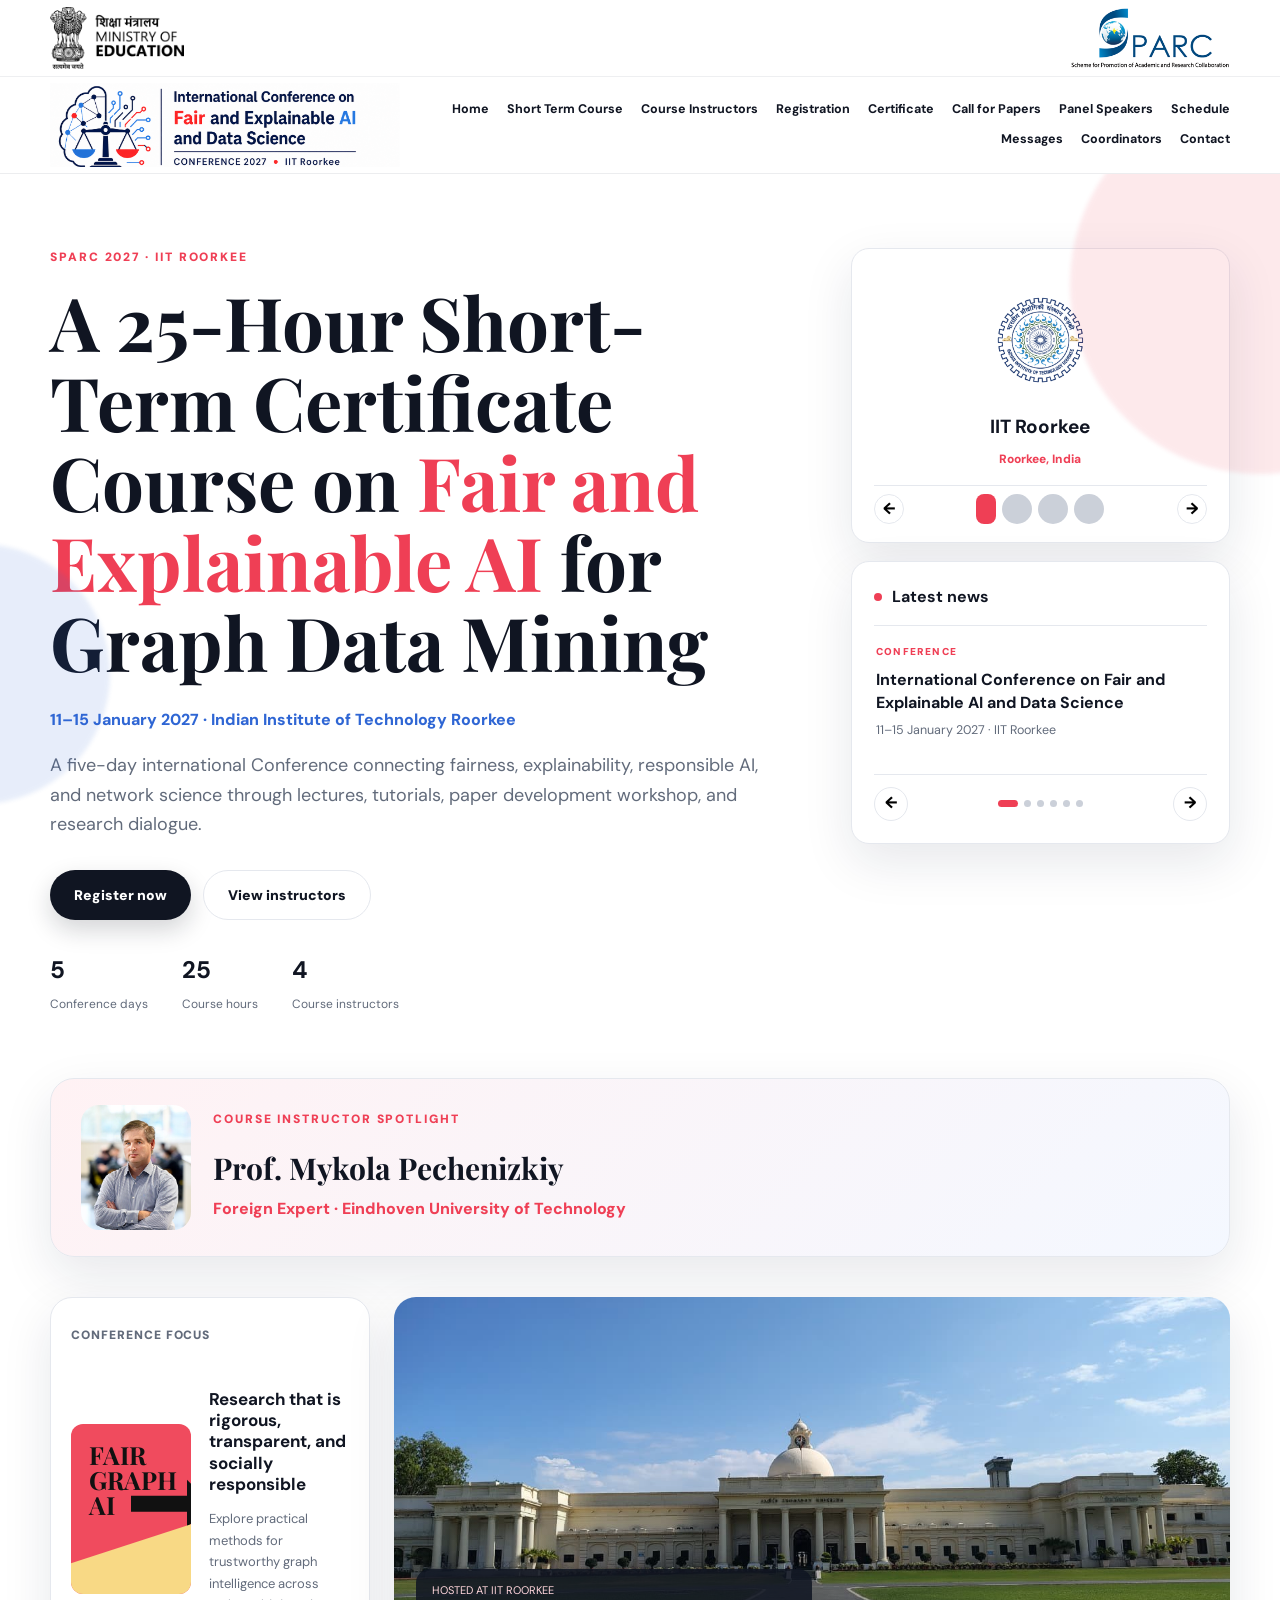
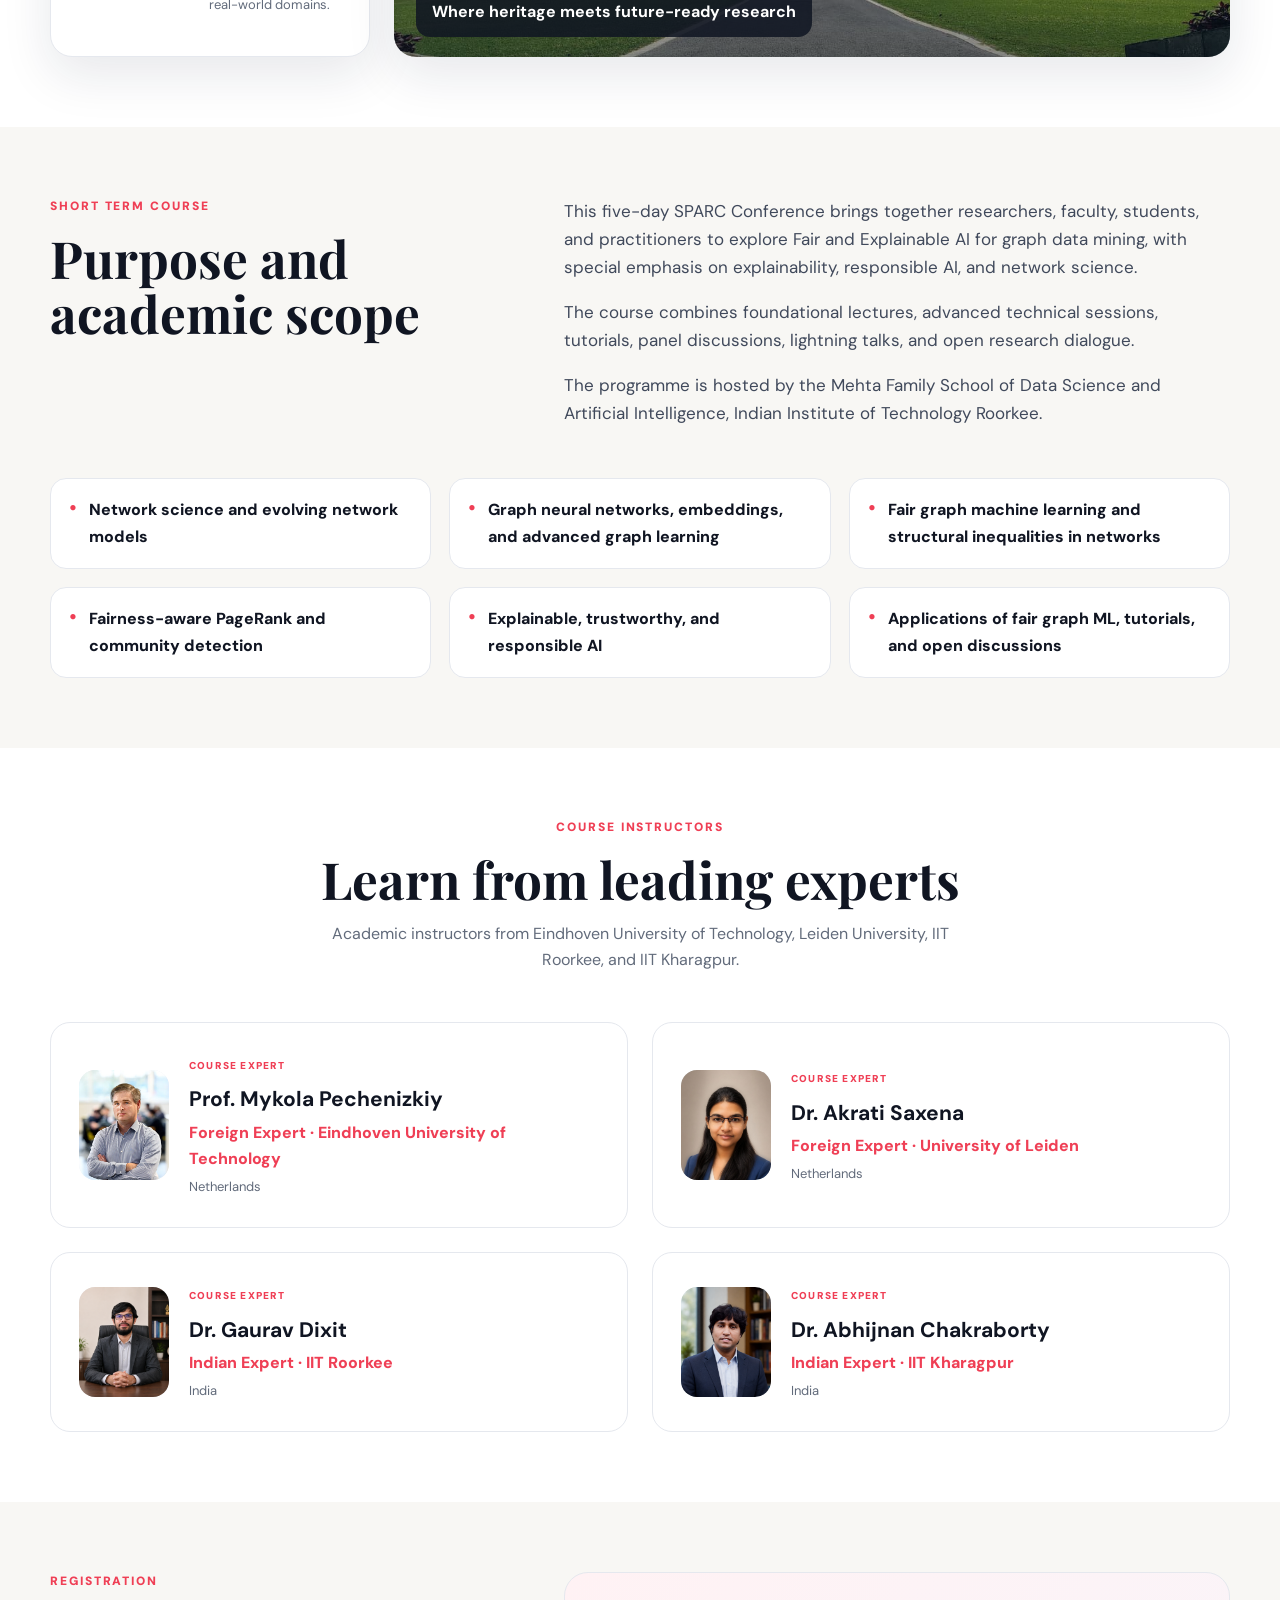
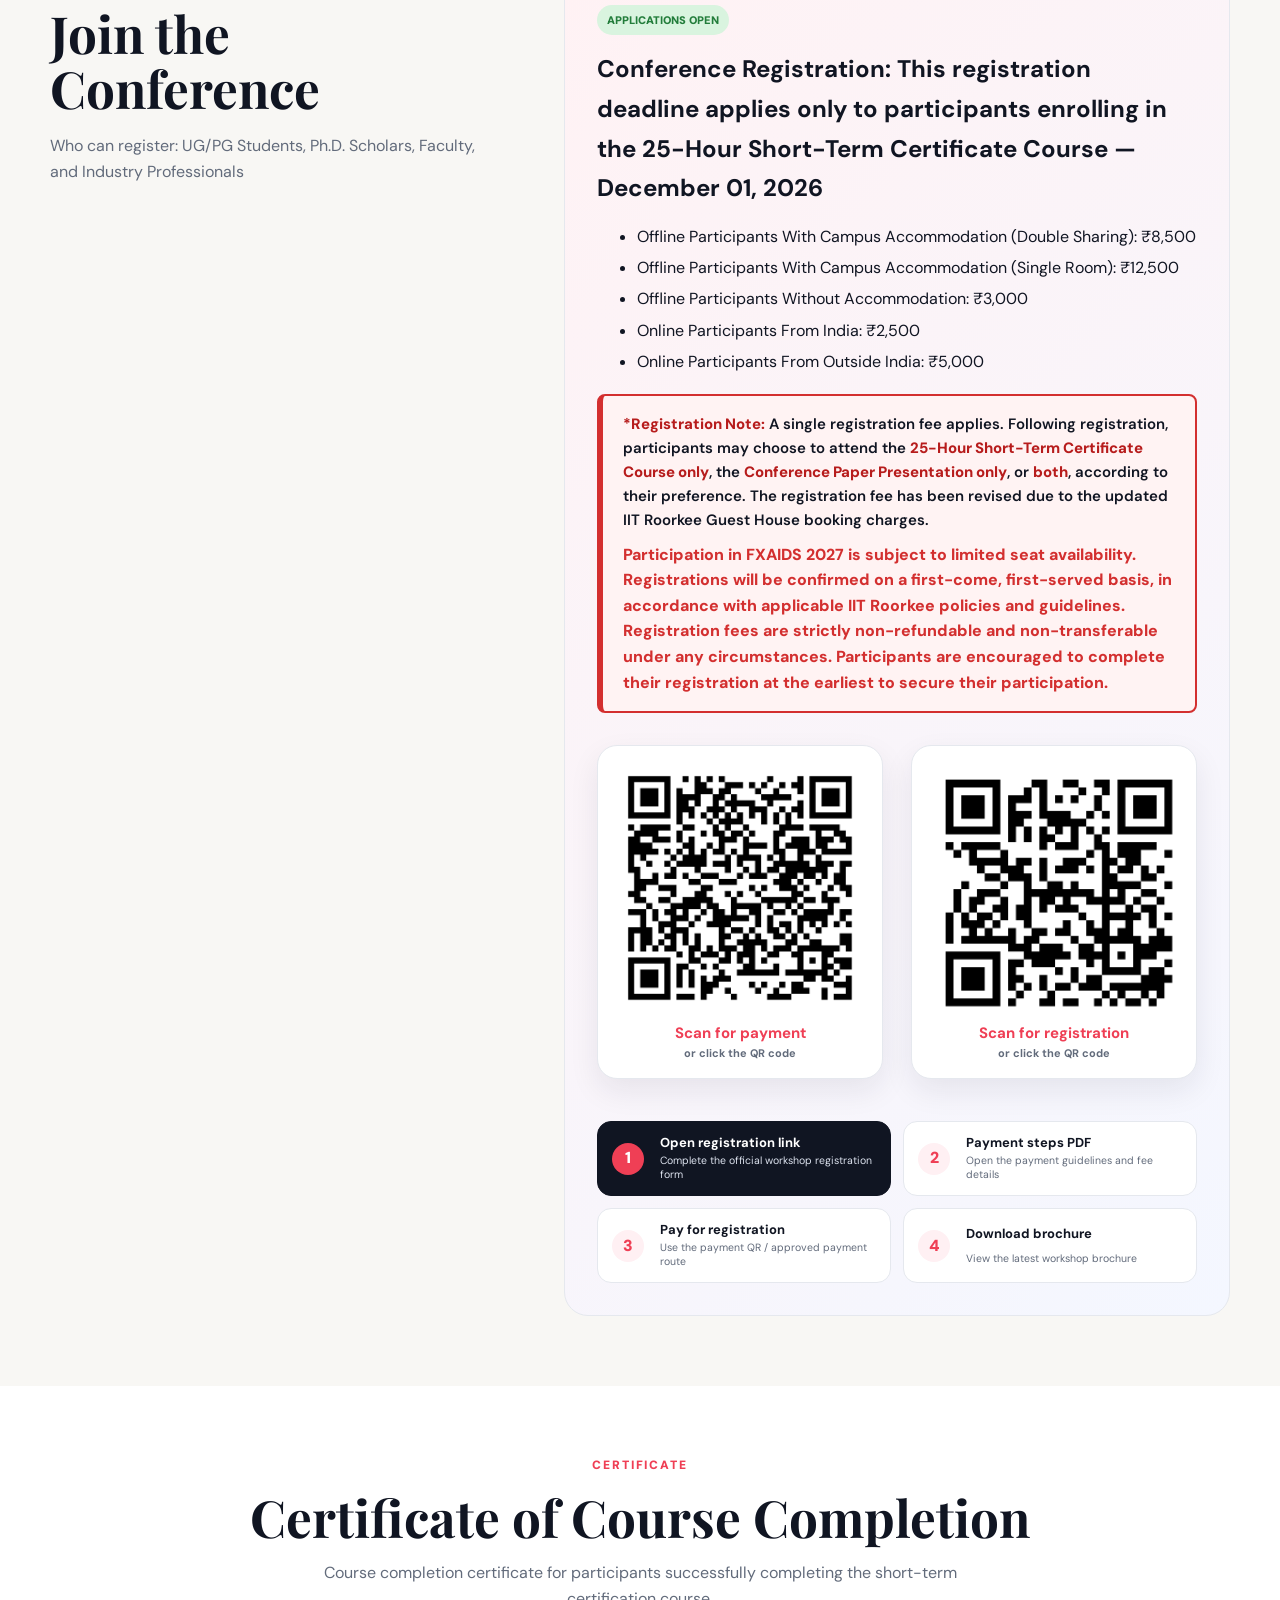
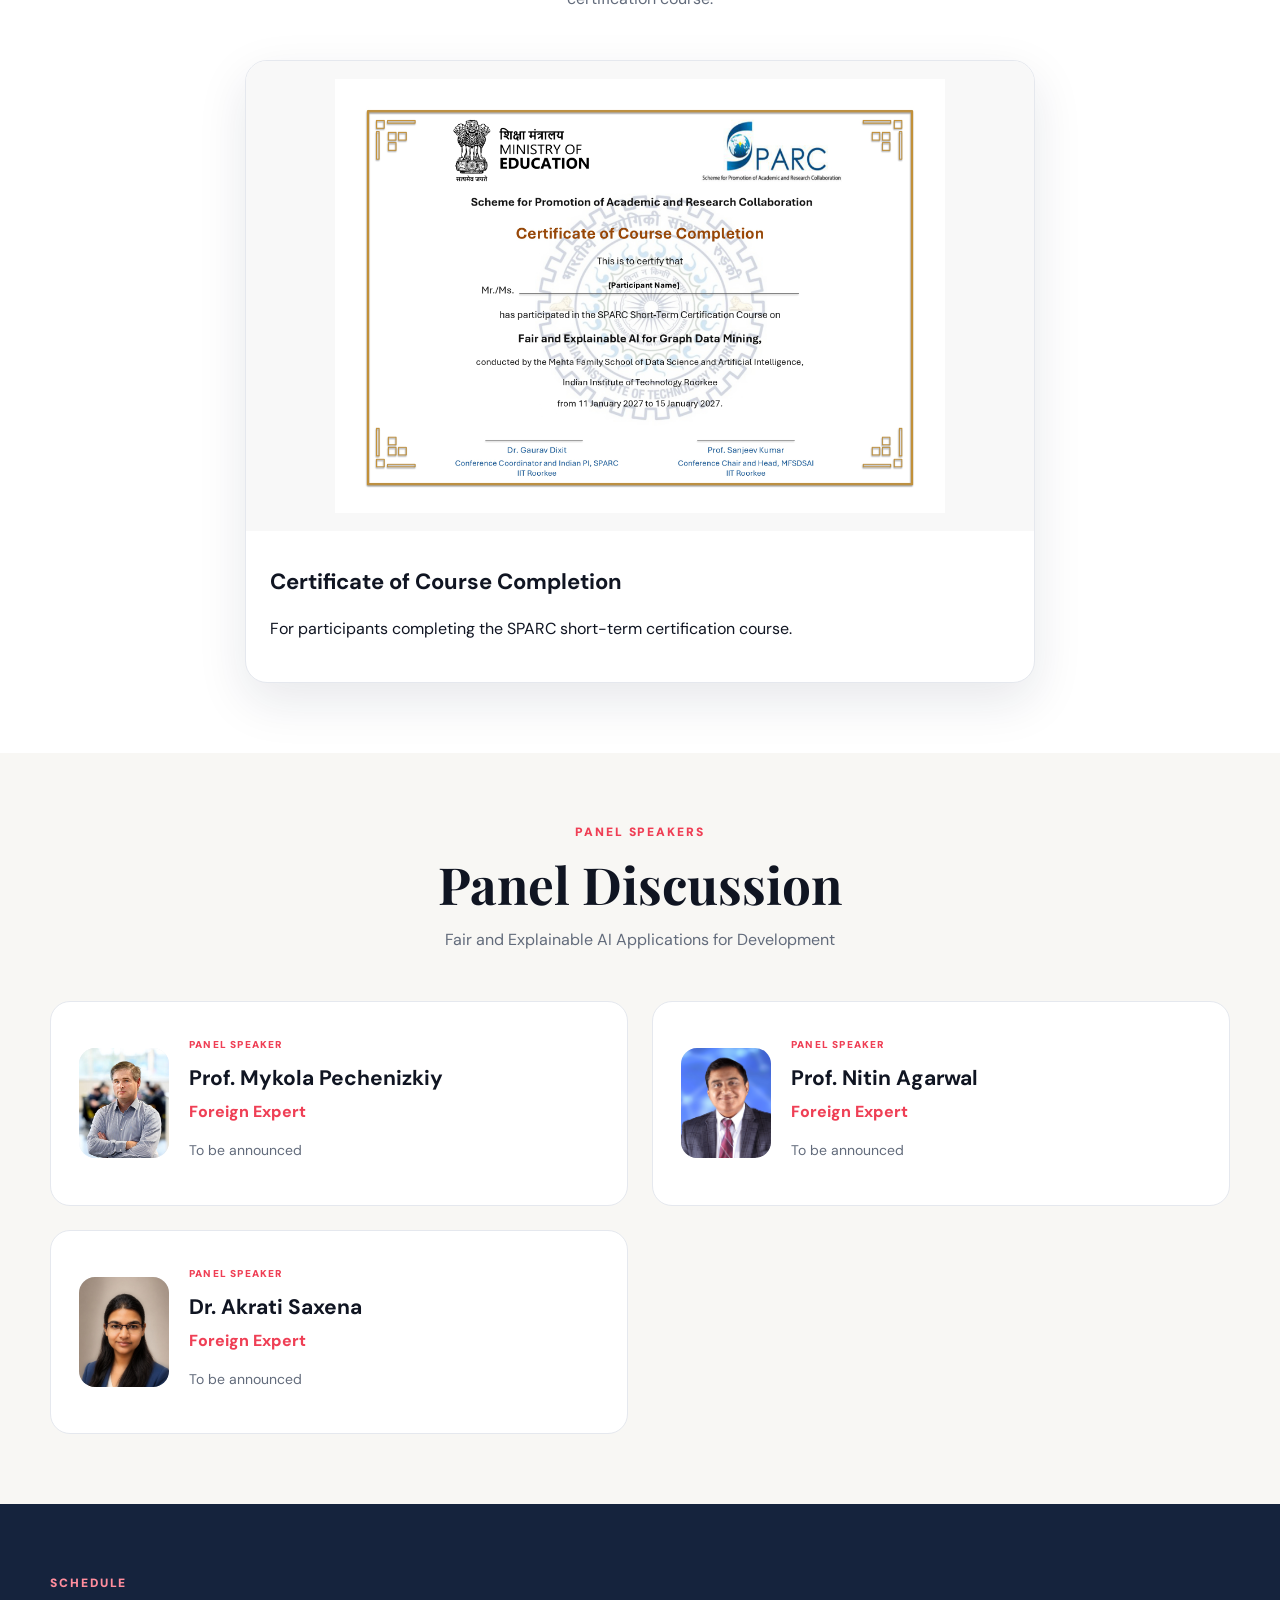
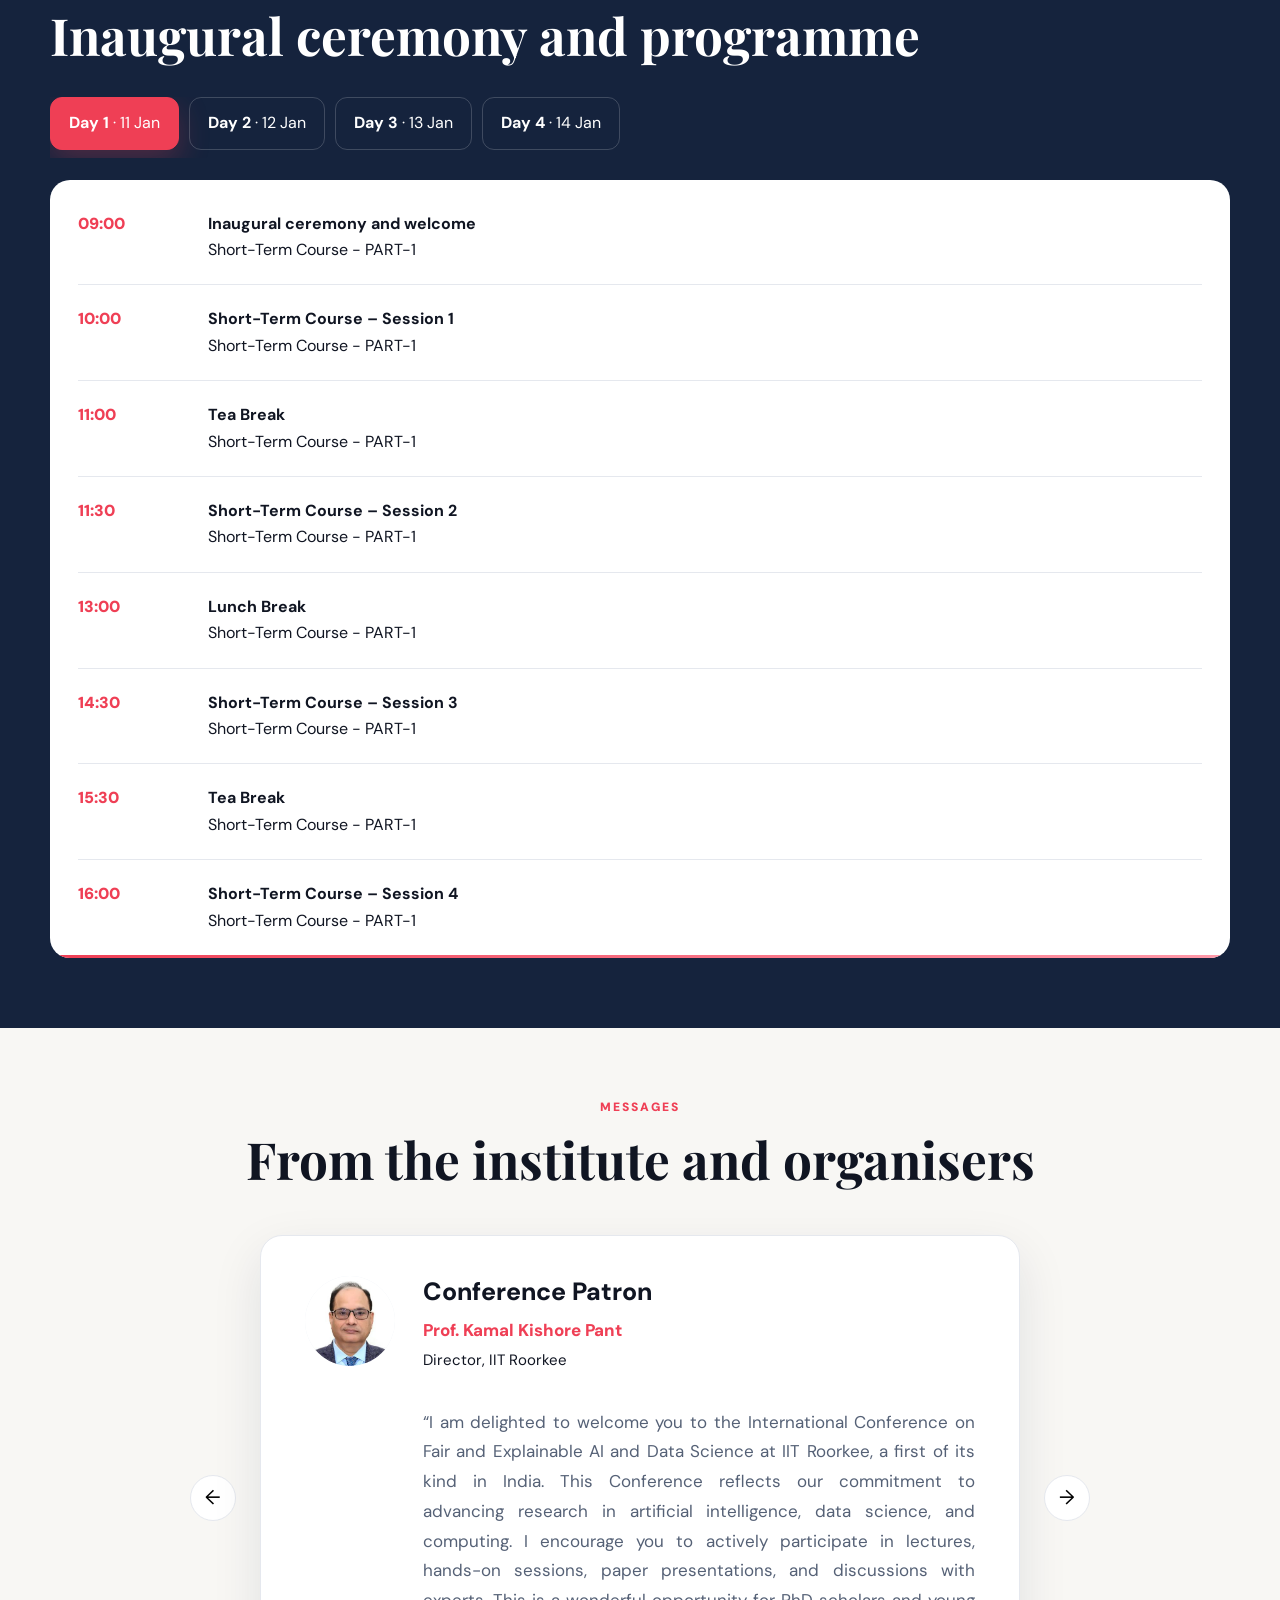
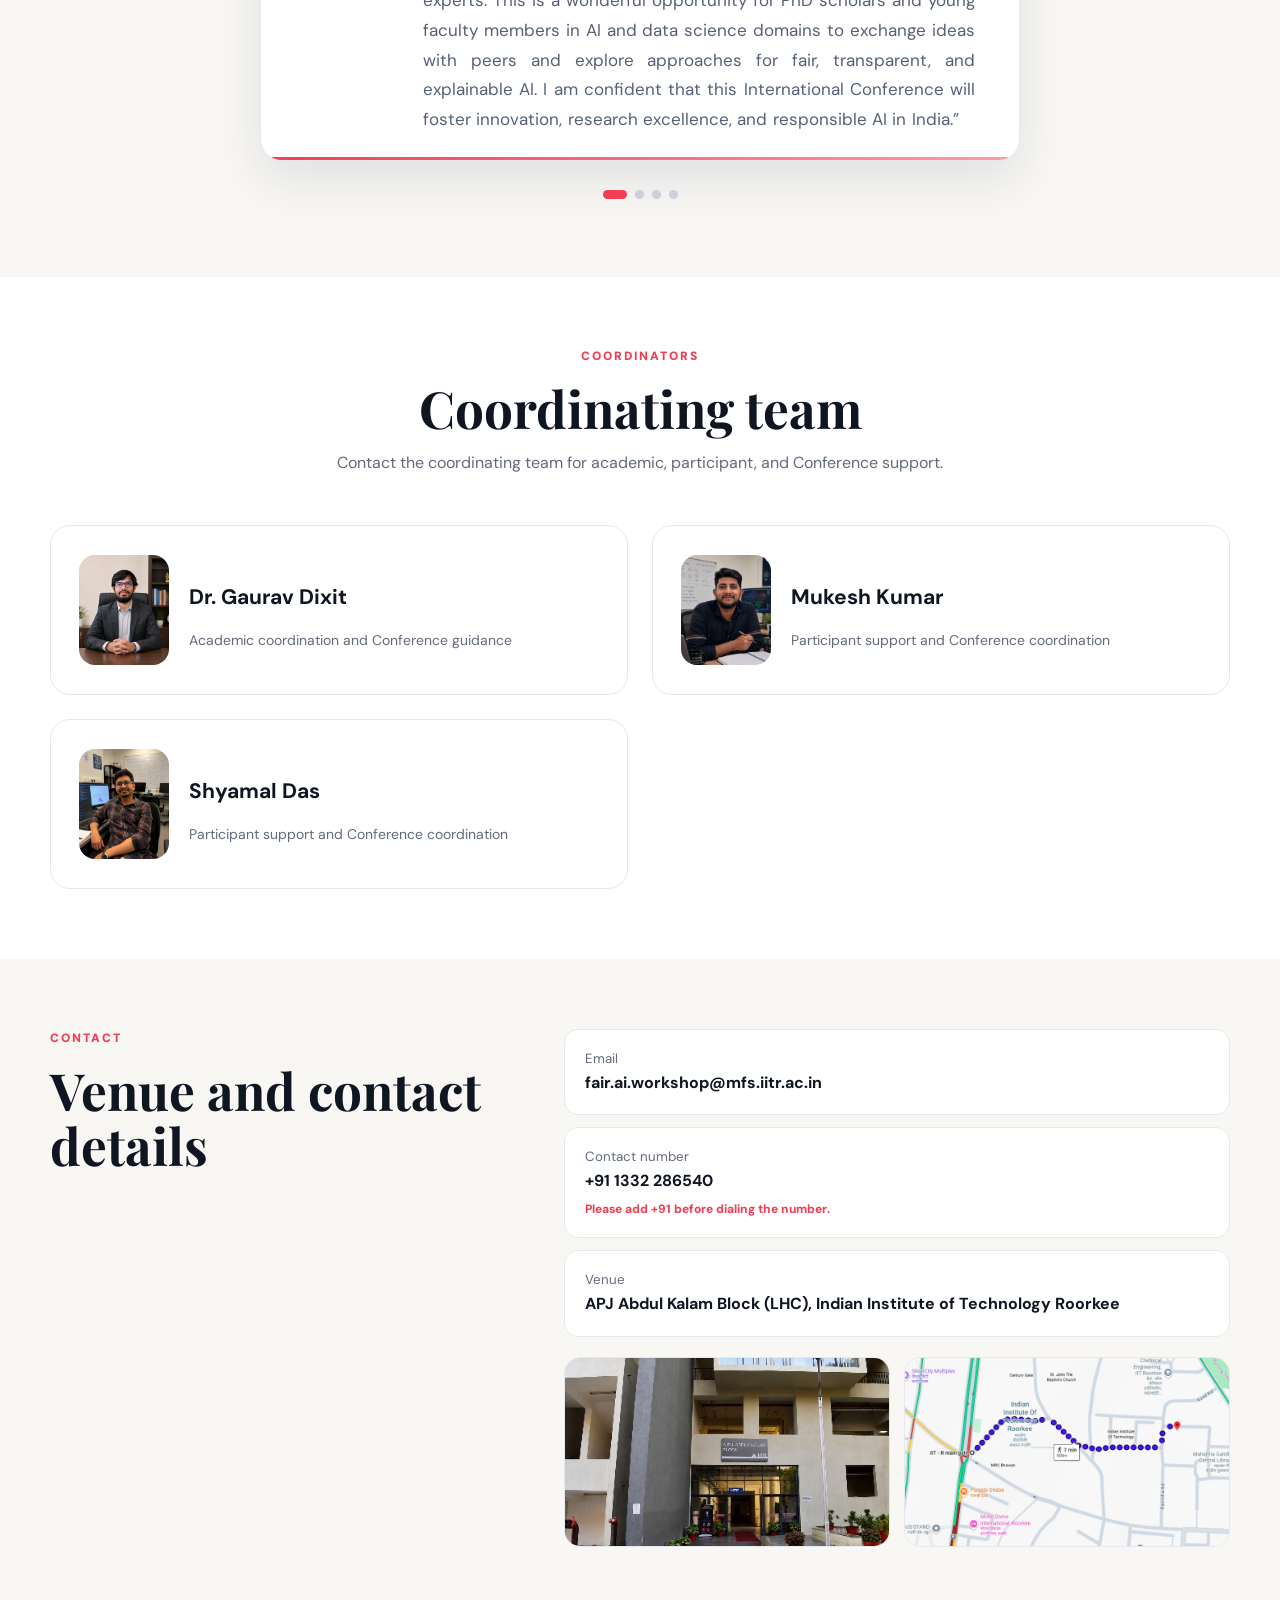
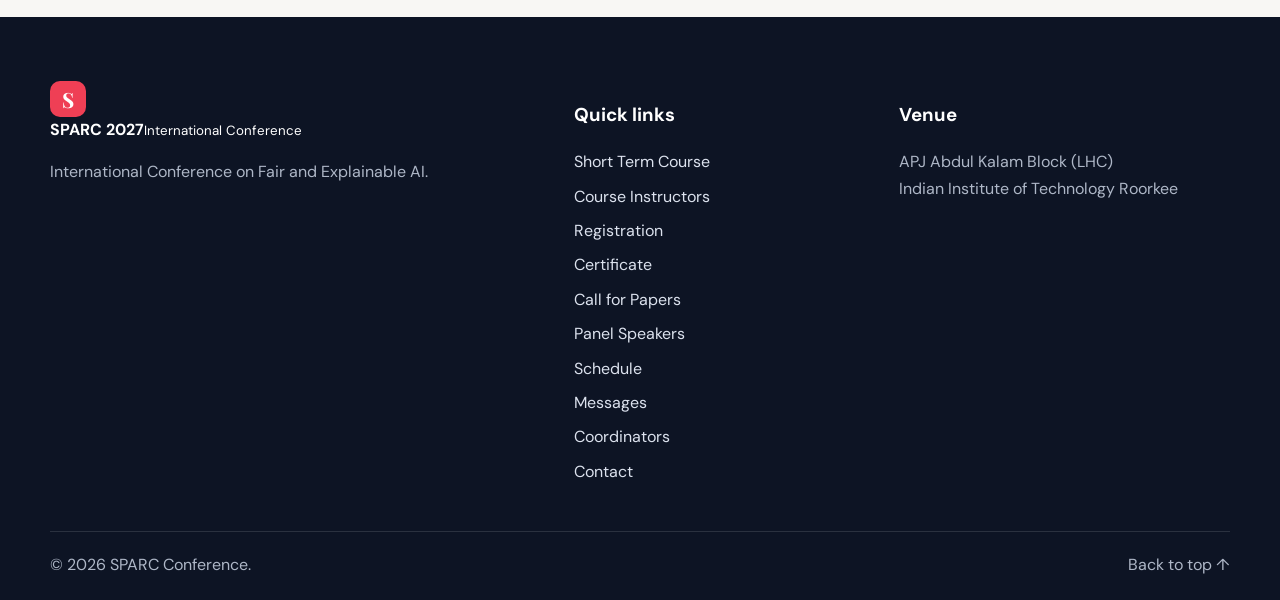
<file: index.html>
<!doctype html>
<html lang="en">
<head>
  <meta charset="utf-8" />
  <meta name="viewport" content="width=device-width, initial-scale=1" />
  <meta name="description" content="SPARC 2027 International Conference on Fair and Explainable AI at IIT Roorkee." />
  <title>International Conference on Fair and Explainable AI and Data Science</title>
  <link rel="icon" type="image/png" href="assets/logos/call-for-papers-title-logo-favicon.png" />
  <link rel="preconnect" href="https://fonts.googleapis.com">
  <link rel="preconnect" href="https://fonts.gstatic.com" crossorigin>
  <link rel="preconnect" href="https://fonts.googleapis.com">
  <link rel="preconnect" href="https://fonts.gstatic.com" crossorigin>
  <link href="https://fonts.googleapis.com/css2?family=DM+Sans:wght@400;500;600;700;800&family=Playfair+Display:wght@700&display=swap" rel="stylesheet">
  <link rel="stylesheet" href="styles.css" />
  <script defer src="content.js"></script>
  <script defer src="app.js"></script>
</head>
<body>
  <a class="skip-link" href="#main">Skip to content</a>
  <header class="site-header main-site-header" id="top">
    <div class="main-programme-strip" aria-label="Programme partners">
      <div class="container programme-strip-inner">
        <img class="programme-strip-logo moe-strip-logo" src="assets/ppt/ministry-education.png" alt="Ministry of Education, Government of India">
        <img class="programme-strip-logo sparc-strip-logo" src="assets/ppt/sparc-logo.png" alt="SPARC - Scheme for Promotion of Academic and Research Collaboration">
      </div>
    </div>
    <div class="container nav-wrap main-nav-row">
      <a class="brand image-brand conference-brand" href="#home" aria-label="Conference home">
        <span class="conference-logo-crop"><img src="assets/logos/call-for-papers-title-logo.png" alt="International Conference on Fair and Explainable AI and Data Science" class="conference-title-logo"></span>
      </a>
      <button class="nav-toggle" aria-expanded="false" aria-controls="main-nav" aria-label="Open navigation">☰</button>
      <nav id="main-nav" class="main-nav" aria-label="Primary navigation"></nav>
    </div>
  </header>

  <main id="main">
    <section class="hero section" id="home">
      <div class="hero-shape hero-shape-a"></div><div class="hero-shape hero-shape-b"></div>
      <div class="container hero-grid">
        <div class="hero-copy reveal">
          <p class="eyebrow">SPARC 2027 · IIT Roorkee</p>
          <h1>A 25-Hour Short-Term Certificate Course on <span>Fair and Explainable AI</span> for Graph Data Mining</h1>
          <p class="hero-date">11–15 January 2027 · Indian Institute of Technology Roorkee</p>
          <p class="lead">A five-day international Conference connecting fairness, explainability, responsible AI, and network science through lectures, tutorials, paper development workshop, and research dialogue.</p>
          <div class="hero-actions">
            <a class="btn btn-primary" data-link="register" href="#registration">Register now</a>
            <a class="btn btn-secondary" href="#course-instructors">View instructors</a>
          </div>
          <div class="quick-stats" id="quick-stats"></div>
        </div>
        <div class="hero-sidebar">
          <aside class="logo-flash-card institution-logo-card reveal" aria-label="Collaborating institution logos">
            <div id="logo-flash-institutions" class="logo-flash institution-only-flash"></div>
          </aside>
          <aside class="latest-news-card reveal" aria-labelledby="latest-news-heading">
            <div class="card-heading"><span class="dot"></span><h2 id="latest-news-heading">Latest news</h2></div>
            <div id="latest-news-flash" class="latest-news-flash"></div>
          </aside>
        </div>
      </div>
      <div class="container instructor-strip reveal" id="instructor-flash"></div>
      <div class="container feature-strip reveal">
        <div class="publication-card">
          <p class="mini-label">Conference focus</p>
          <div class="cover-art" aria-hidden="true"><b>FAIR<br>GRAPH<br>AI</b><span></span></div>
          <div>
            <h3>Research that is rigorous, transparent, and socially responsible</h3>
            <p>Explore practical methods for trustworthy graph intelligence across real-world domains.</p>
          </div>
        </div>
        <div class="campus-visual campus-photo-visual">
          <img class="campus-photo" src="assets/campus/iitrmain.jpeg" alt="IIT Roorkee main building">
          <div class="visual-caption"><span>Hosted at IIT Roorkee</span><b>Where heritage meets future-ready research</b></div>
        </div>
      </div>
    </section>

    <section class="section section-soft" id="short-term-course">
      <div class="container two-col">
        <div class="section-heading reveal"><p class="eyebrow">Short Term Course</p><h2>Purpose and academic scope</h2></div>
        <div class="prose reveal" id="course-copy"></div>
      </div>
      <div class="container exposure-grid reveal" id="exposure-grid"></div>
    </section>

    <section class="section" id="course-instructors">
      <div class="container">
        <div class="section-heading centered reveal"><p class="eyebrow">Course instructors</p><h2>Learn from leading experts</h2><p>Academic instructors from Eindhoven University of Technology, Leiden University, IIT Roorkee, and IIT Kharagpur.</p></div>
        <div class="speaker-grid" id="instructor-grid"></div>
      </div>
    </section>

    <section class="section section-soft" id="registration">
      <div class="container registration-grid">
        <div class="section-heading reveal"><p class="eyebrow">Registration</p><h2>Join the Conference</h2><p id="registration-summary"></p></div>
        <div class="register-card reveal" id="registration-card"></div>
      </div>
    </section>

    <section class="section" id="certificate">
      <div class="container">
        <div class="section-heading centered reveal"><p class="eyebrow">Certificate</p><h2>Certificate of Course Completion</h2><p>Course completion certificate for participants successfully completing the short-term certification course.</p></div>
        <div class="certificate-grid" id="certificate-grid"></div>
      </div>
    </section>


    <section class="section section-soft" id="panel-speakers">
      <div class="container">
        <div class="section-heading centered reveal"><p class="eyebrow">Panel Speakers</p><h2 id="panel-title"></h2><p id="panel-subtitle"></p></div>
        <div class="speaker-grid" id="panel-grid"></div>
      </div>
    </section>

    <section class="section section-dark" id="schedule">
      <div class="container">
        <div class="section-heading reveal"><p class="eyebrow">Schedule</p><h2>Inaugural ceremony and programme</h2></div>
        <div class="schedule-tabs" id="schedule-tabs" role="tablist" aria-label="Conference days"></div>
        <div id="schedule-panel" class="schedule-panel reveal"></div>
      </div>
    </section>

    <section class="section section-soft" id="messages">
      <div class="container">
        <div class="section-heading centered reveal"><p class="eyebrow">Messages</p><h2>From the institute and organisers</h2></div>
        <div class="message-carousel reveal">
          <button class="icon-btn" id="message-prev" aria-label="Previous message">←</button>
          <article class="message-card" id="message-card"></article>
          <button class="icon-btn" id="message-next" aria-label="Next message">→</button>
        </div>
        <div class="carousel-dots" id="message-dots" aria-label="Message navigation"></div>
      </div>
    </section>

    <section class="section" id="coordinators">
      <div class="container">
        <div class="section-heading centered reveal"><p class="eyebrow">Coordinators</p><h2>Coordinating team</h2><p>Contact the coordinating team for academic, participant, and Conference support.</p></div>
        <div class="speaker-grid committee-grid" id="coordinator-grid"></div>
      </div>
    </section>

    <section class="section section-soft" id="contact">
      <div class="container contact-grid">
        <div class="section-heading reveal"><p class="eyebrow">Contact</p><h2>Venue and contact details</h2></div>
        <div class="contact-block reveal" id="contact-block"></div>
      </div>
    </section>
  </main>

  <footer class="site-footer">
    <div class="container footer-grid">
      <div><a class="brand footer-brand" href="#home"><span class="brand-mark">S</span><span><b>SPARC 2027</b><small>International Conference</small></span></a><p>International Conference on Fair and Explainable AI.</p></div>
      <div><h3>Quick links</h3><div id="footer-links" class="footer-links"></div></div>
      <div><h3>Venue</h3><p>APJ Abdul Kalam Block (LHC)<br>Indian Institute of Technology Roorkee</p></div>
    </div>
    <div class="container footer-bottom"><span>© <span id="year"></span> SPARC Conference.</span><a href="#top">Back to top ↑</a></div>
  </footer>
</body>
</html>
</file>
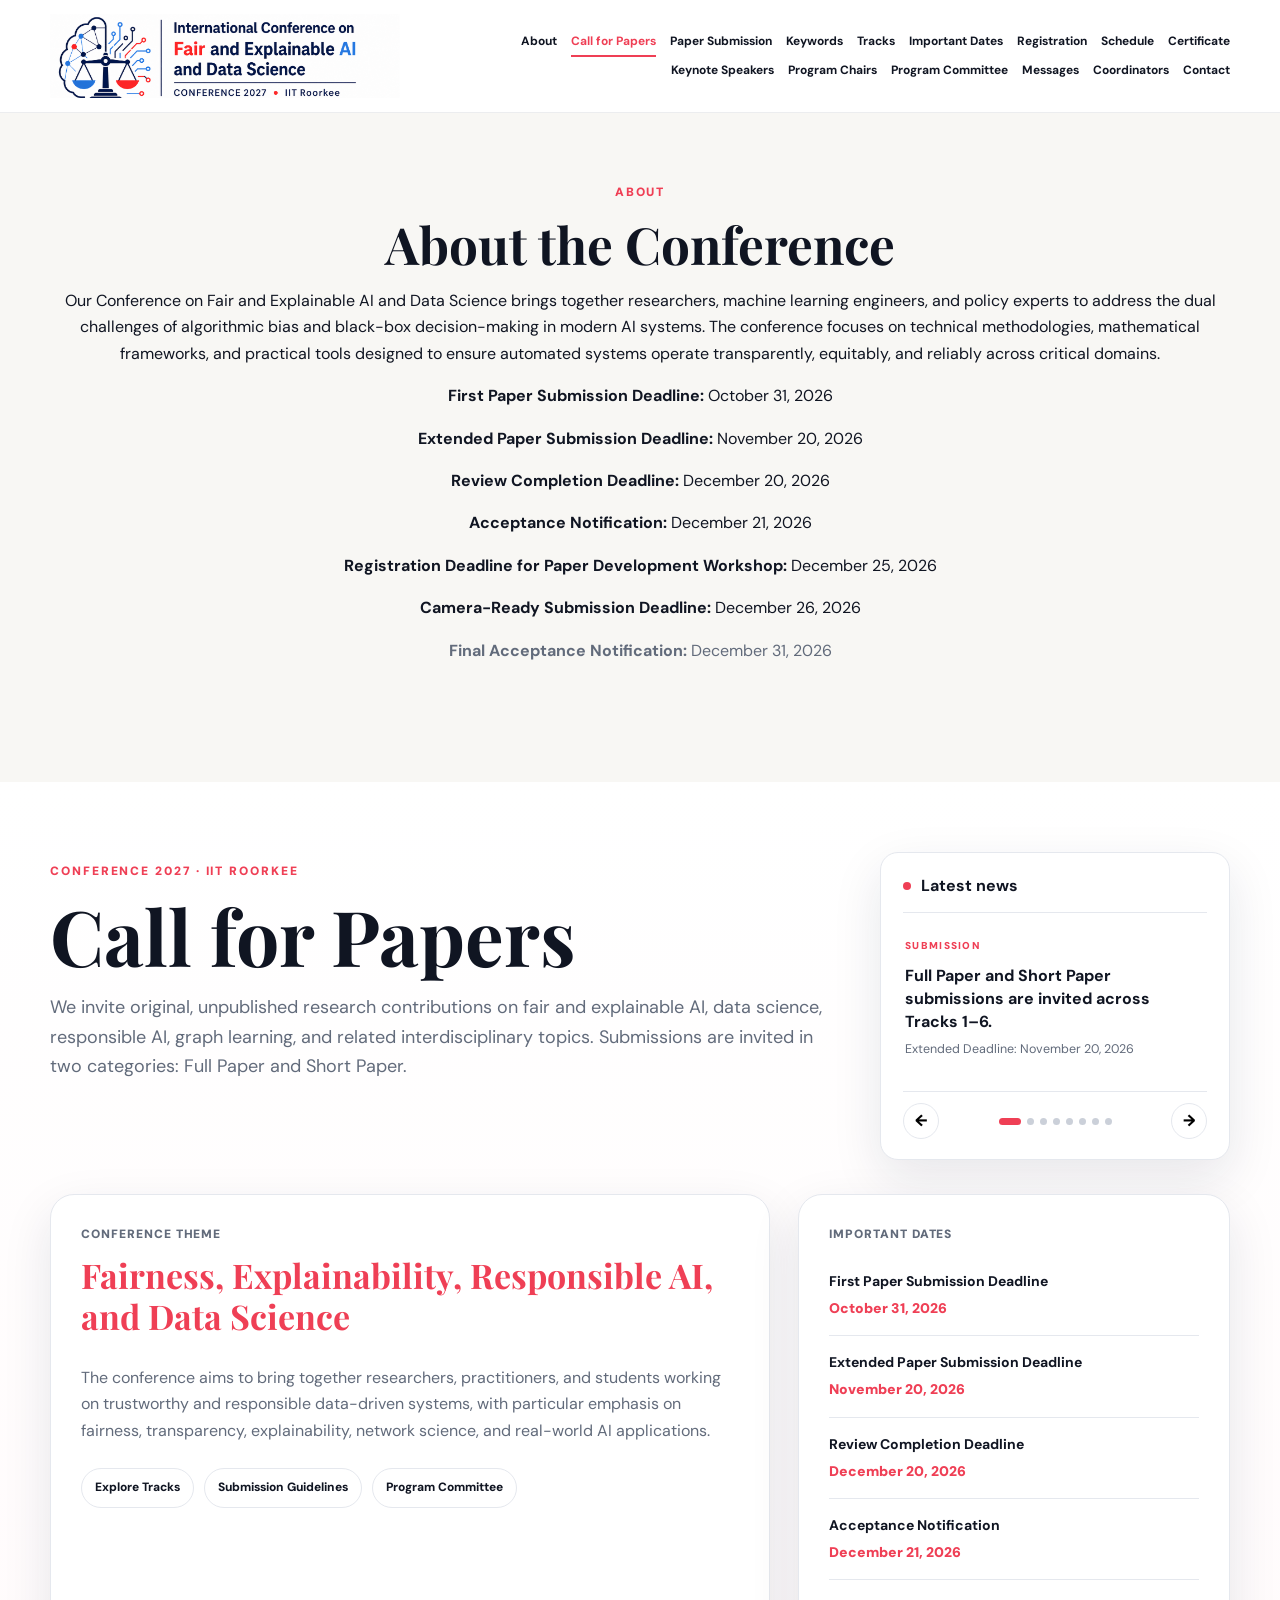
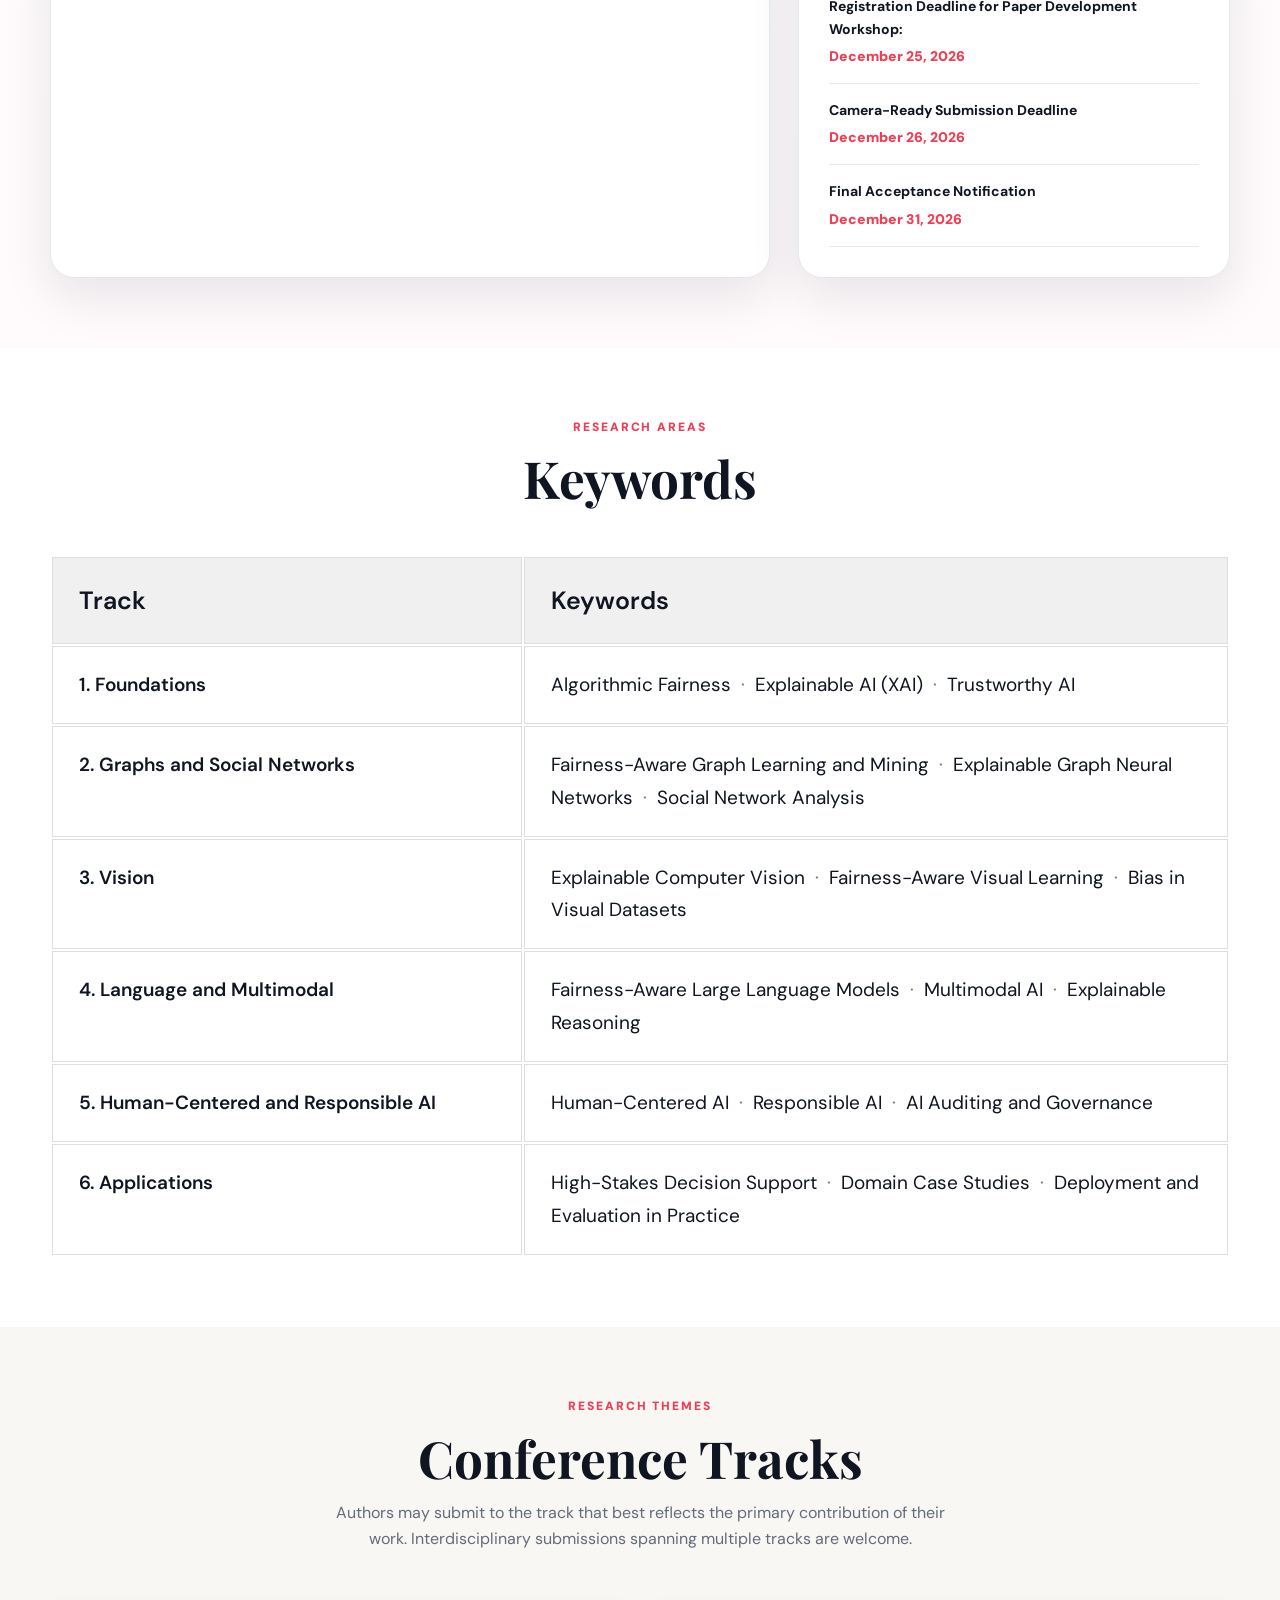
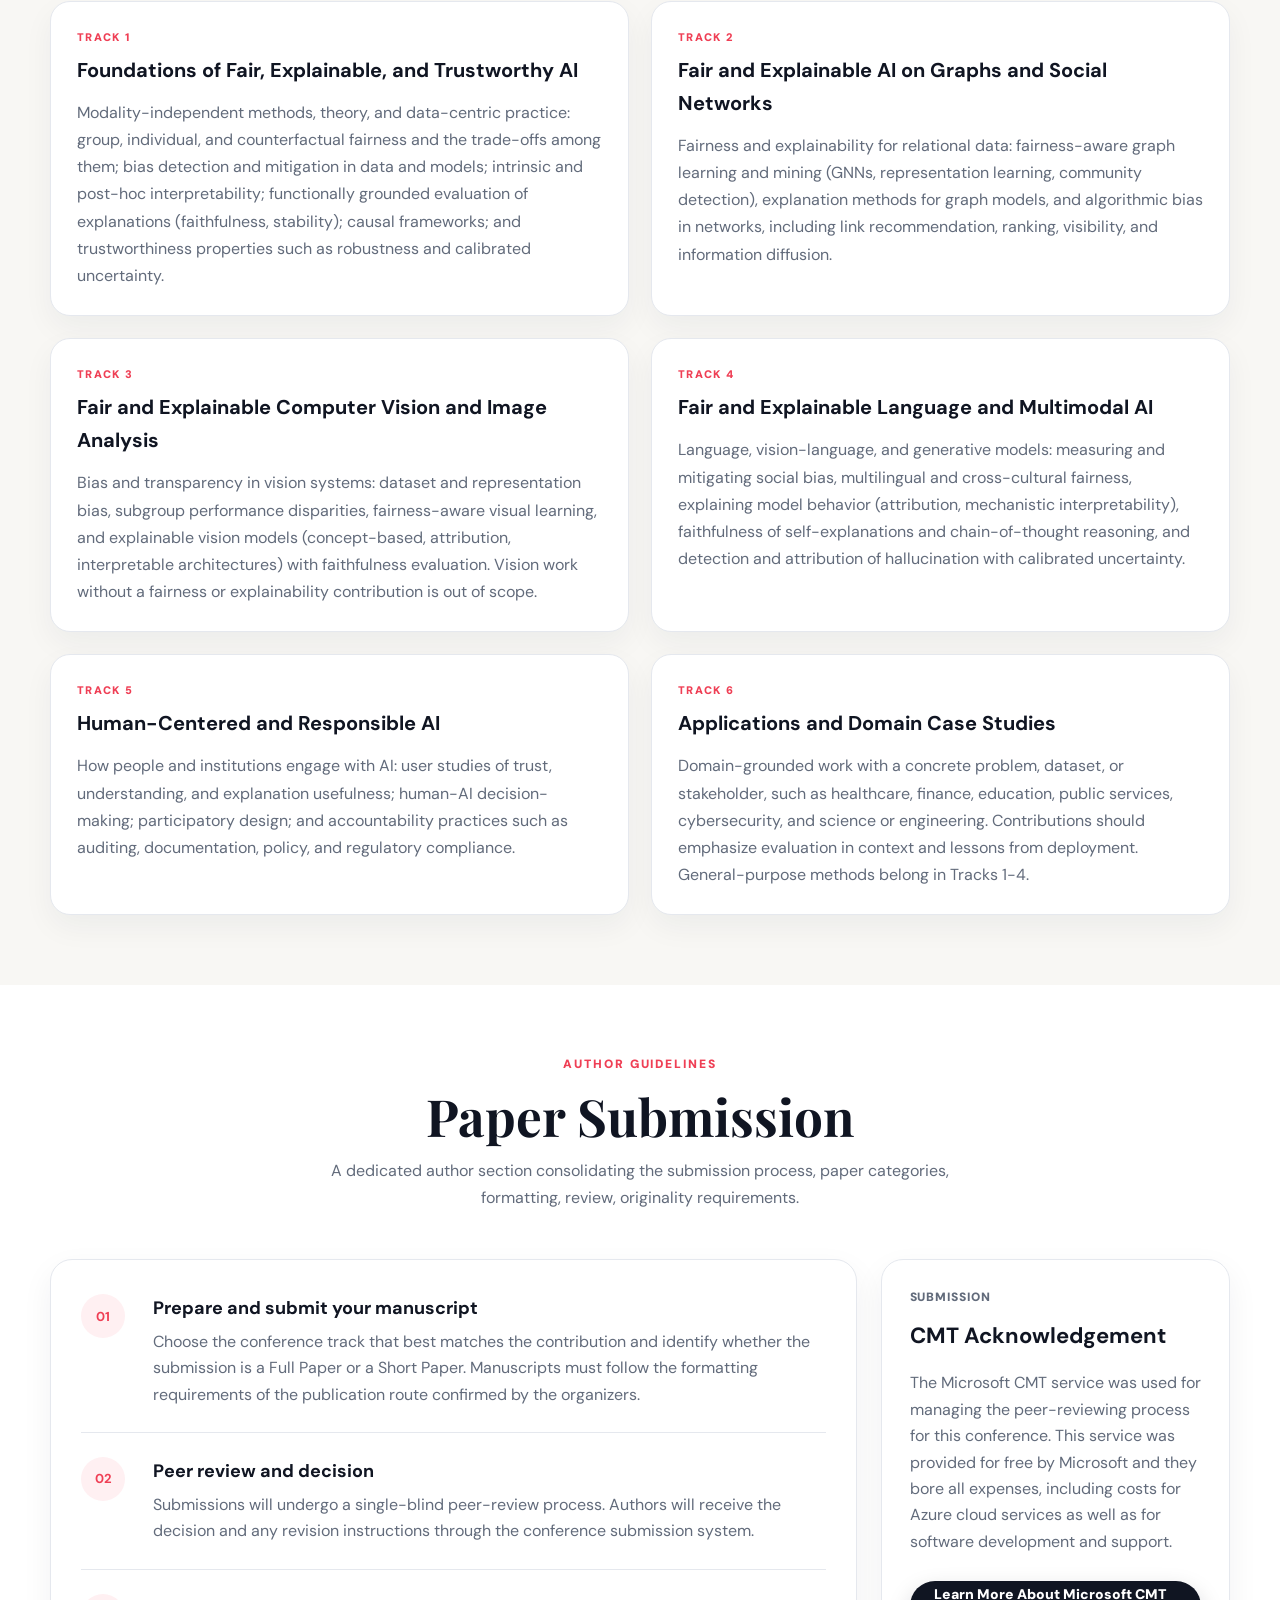
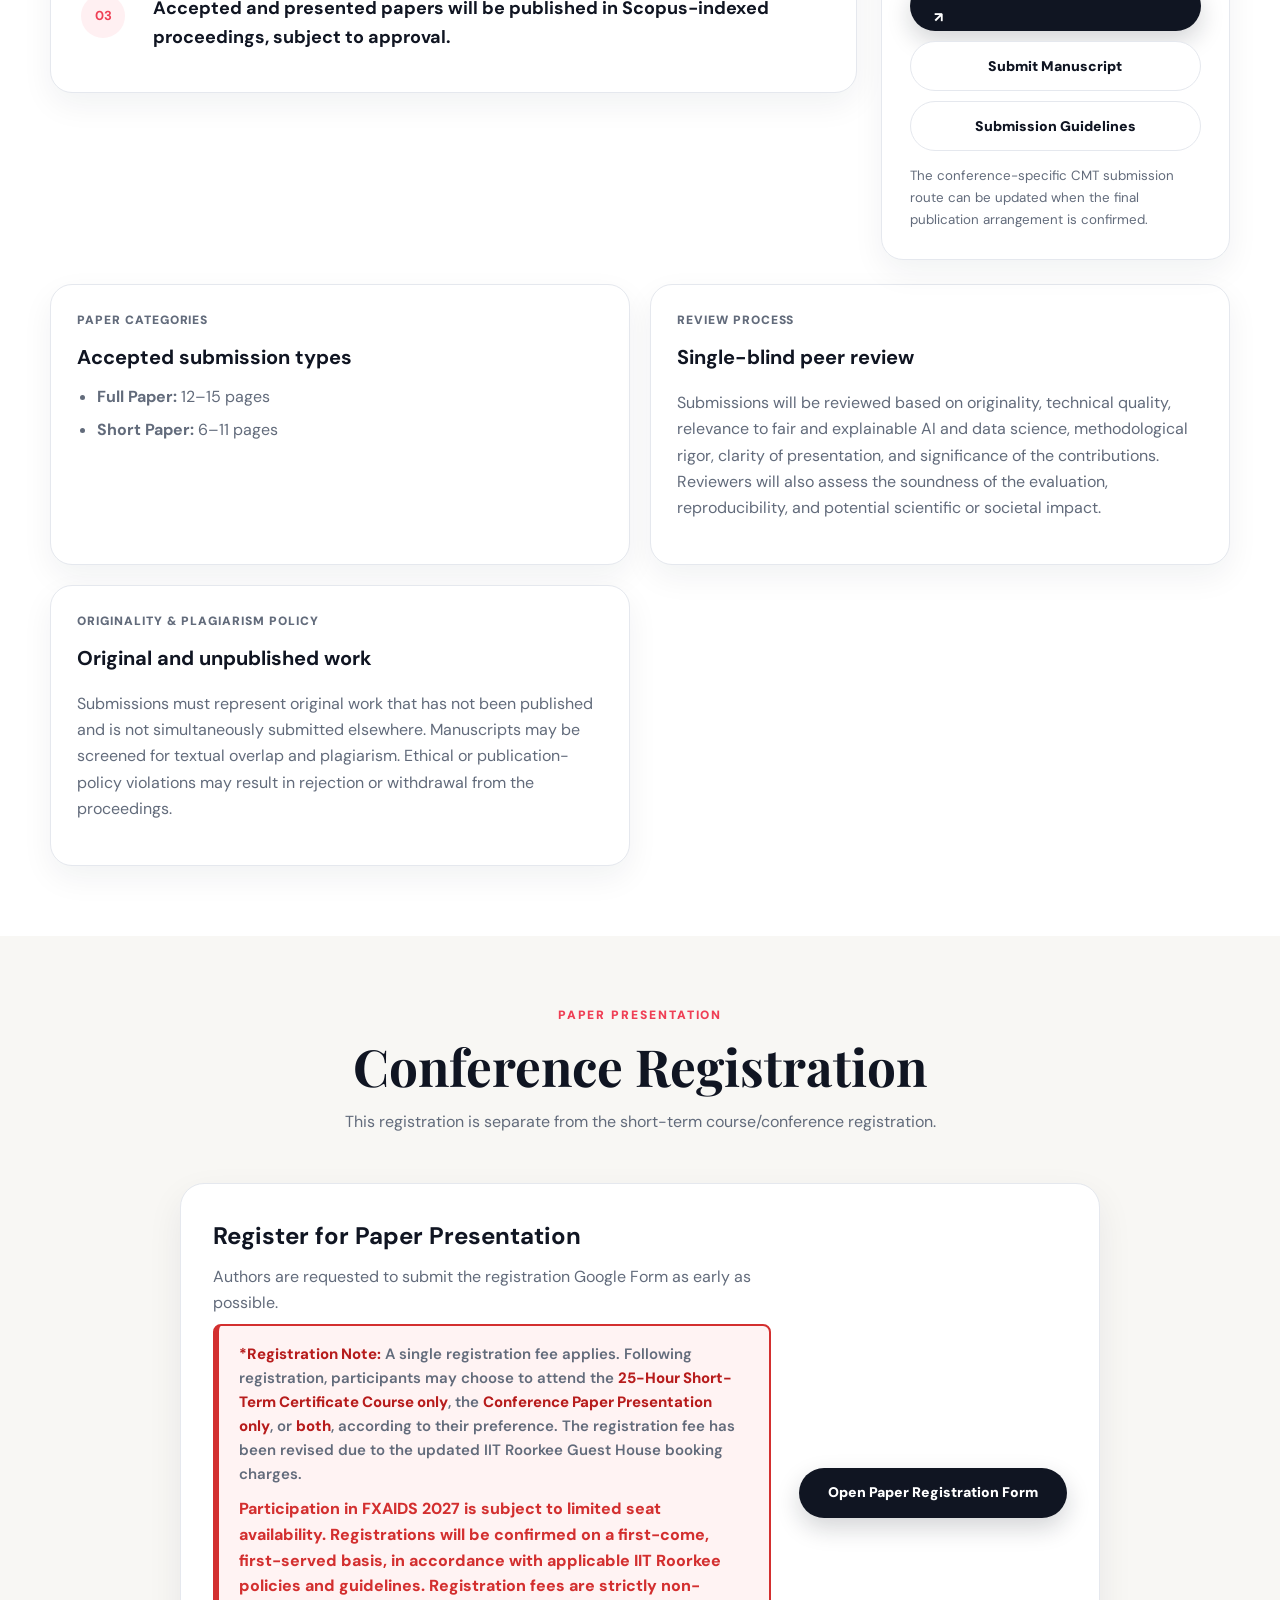
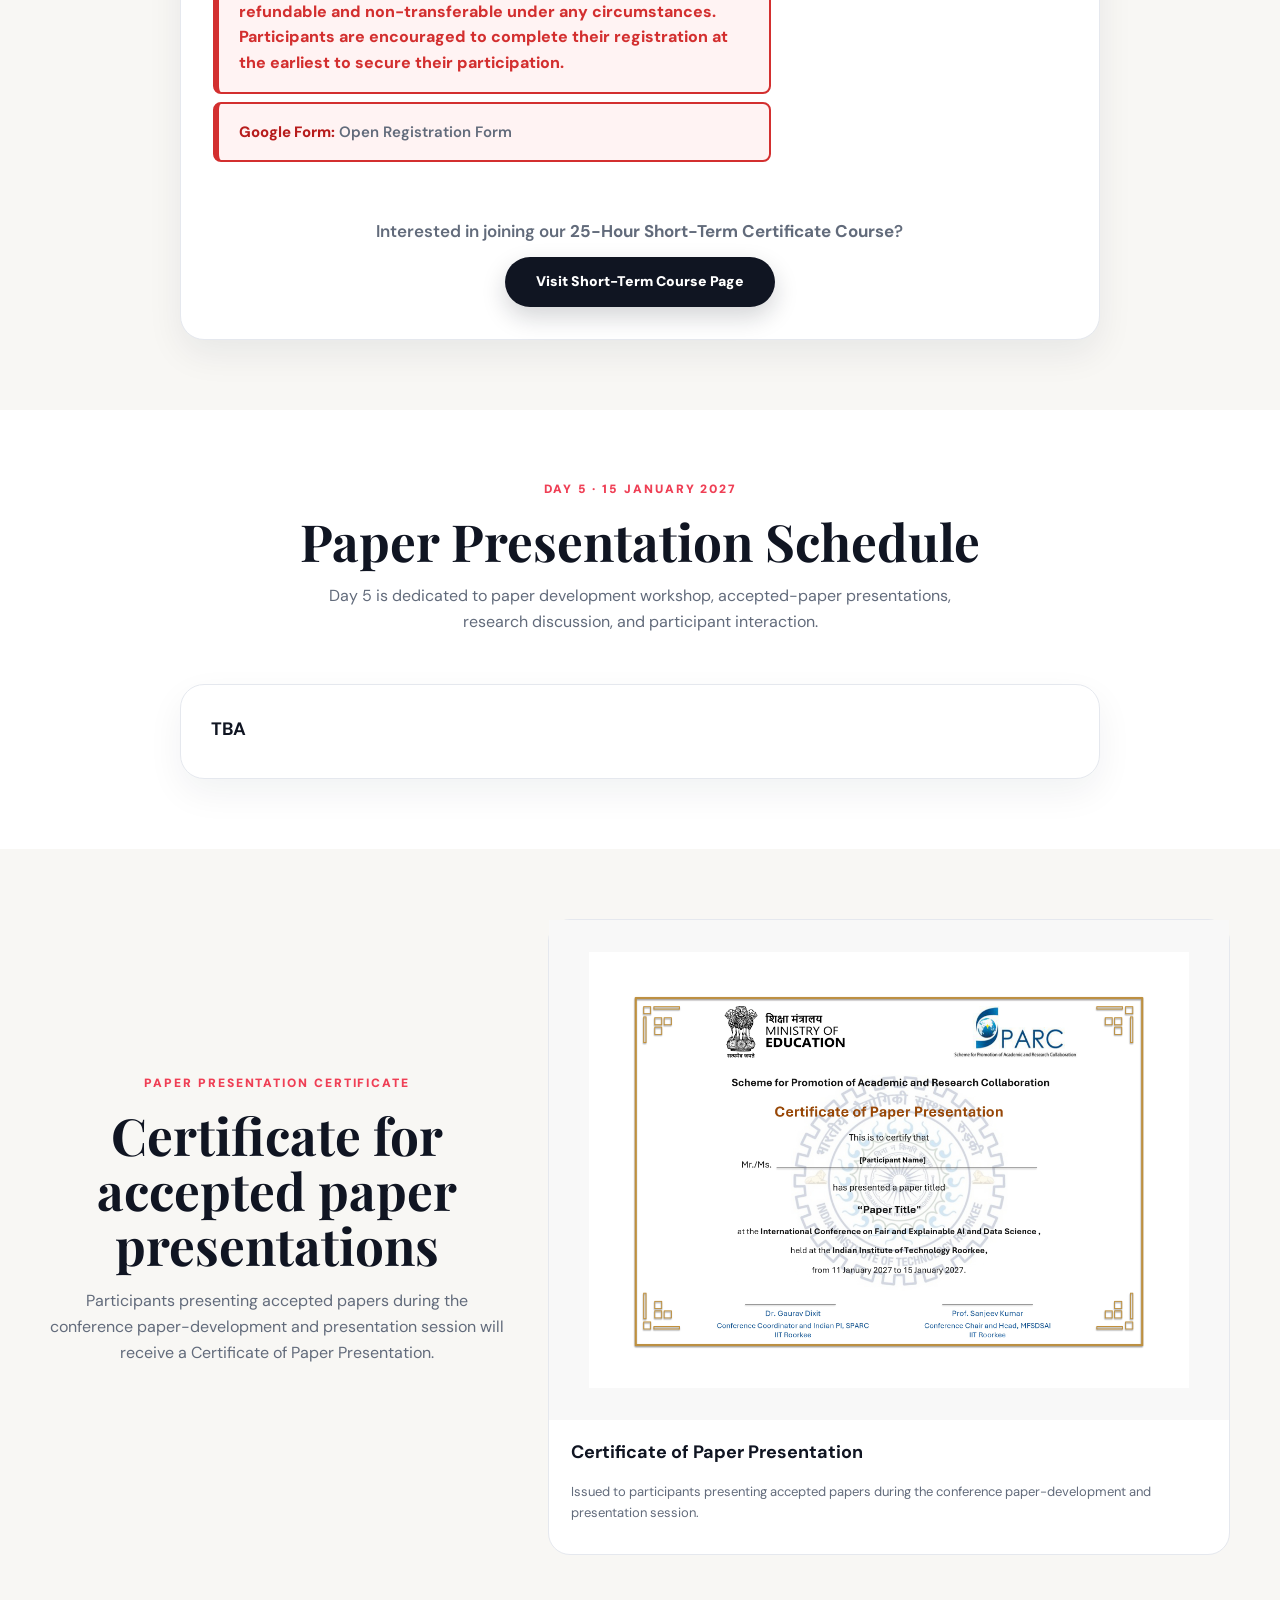
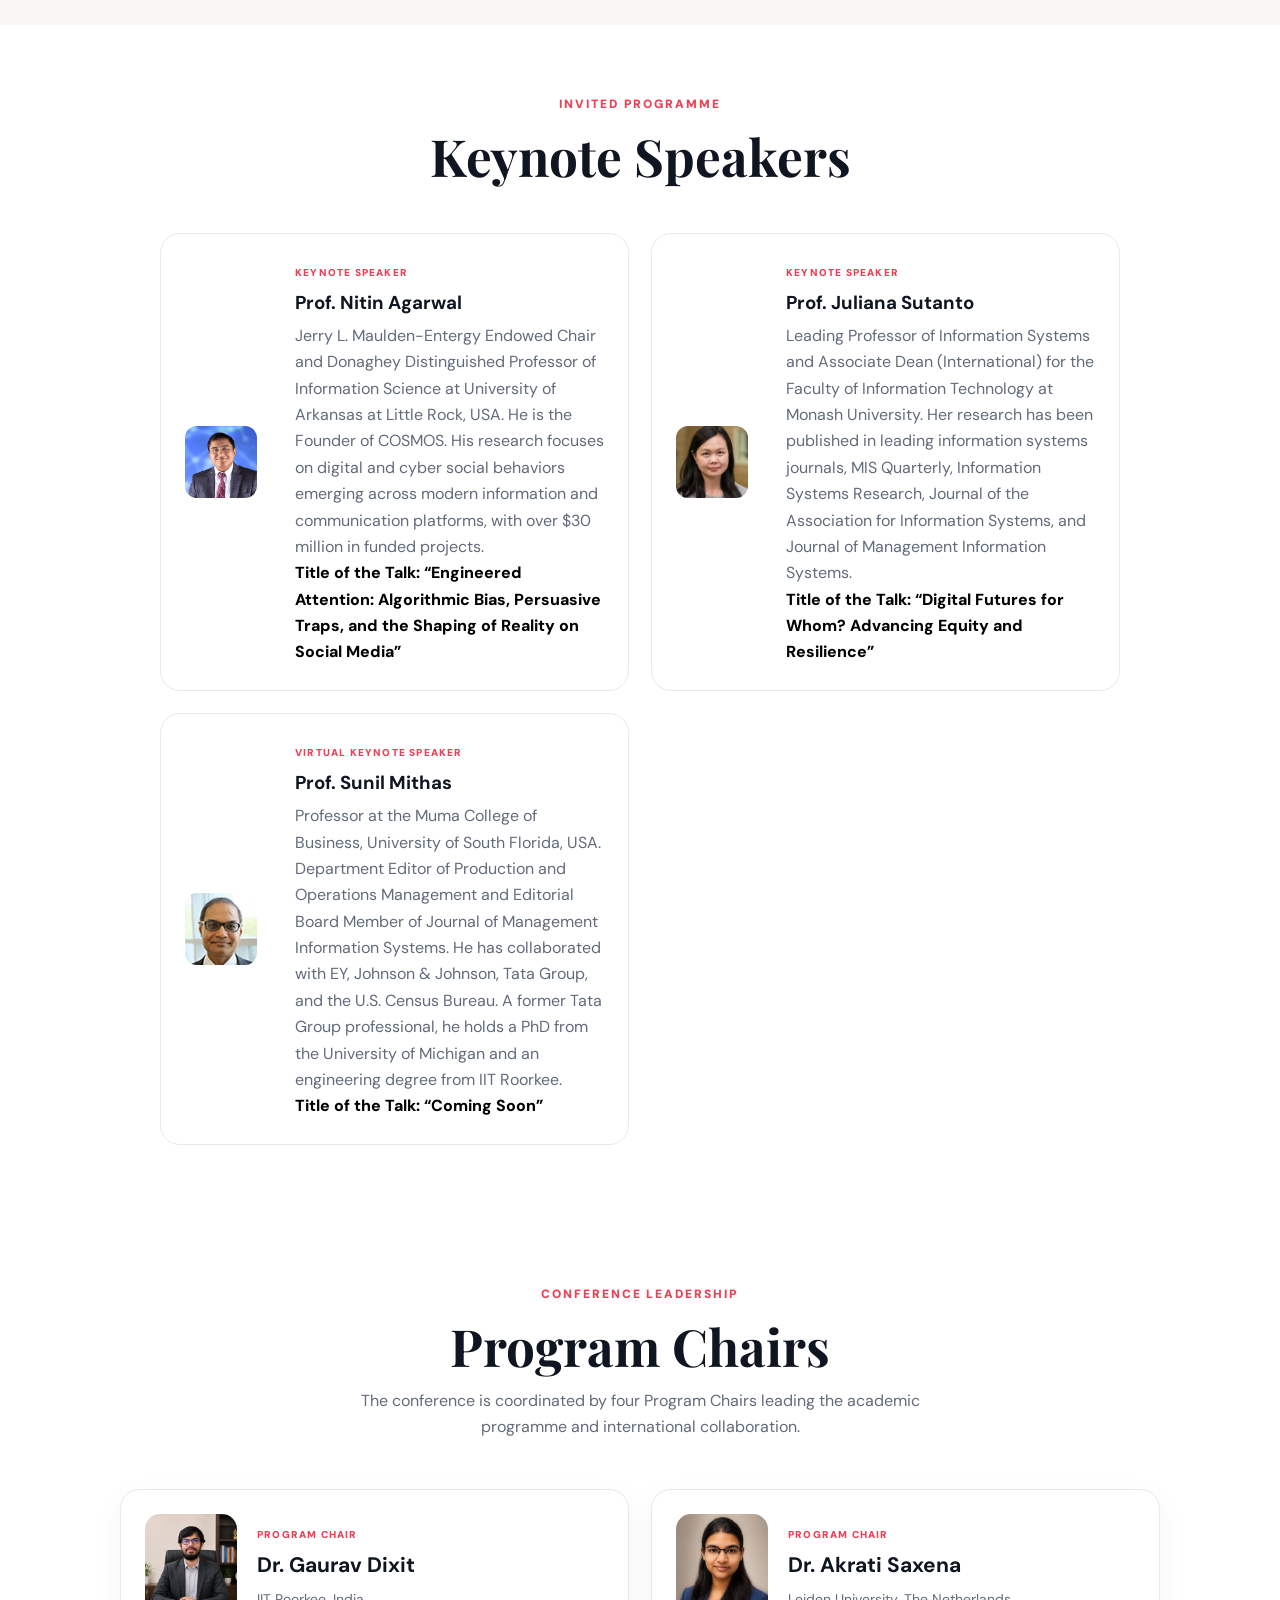
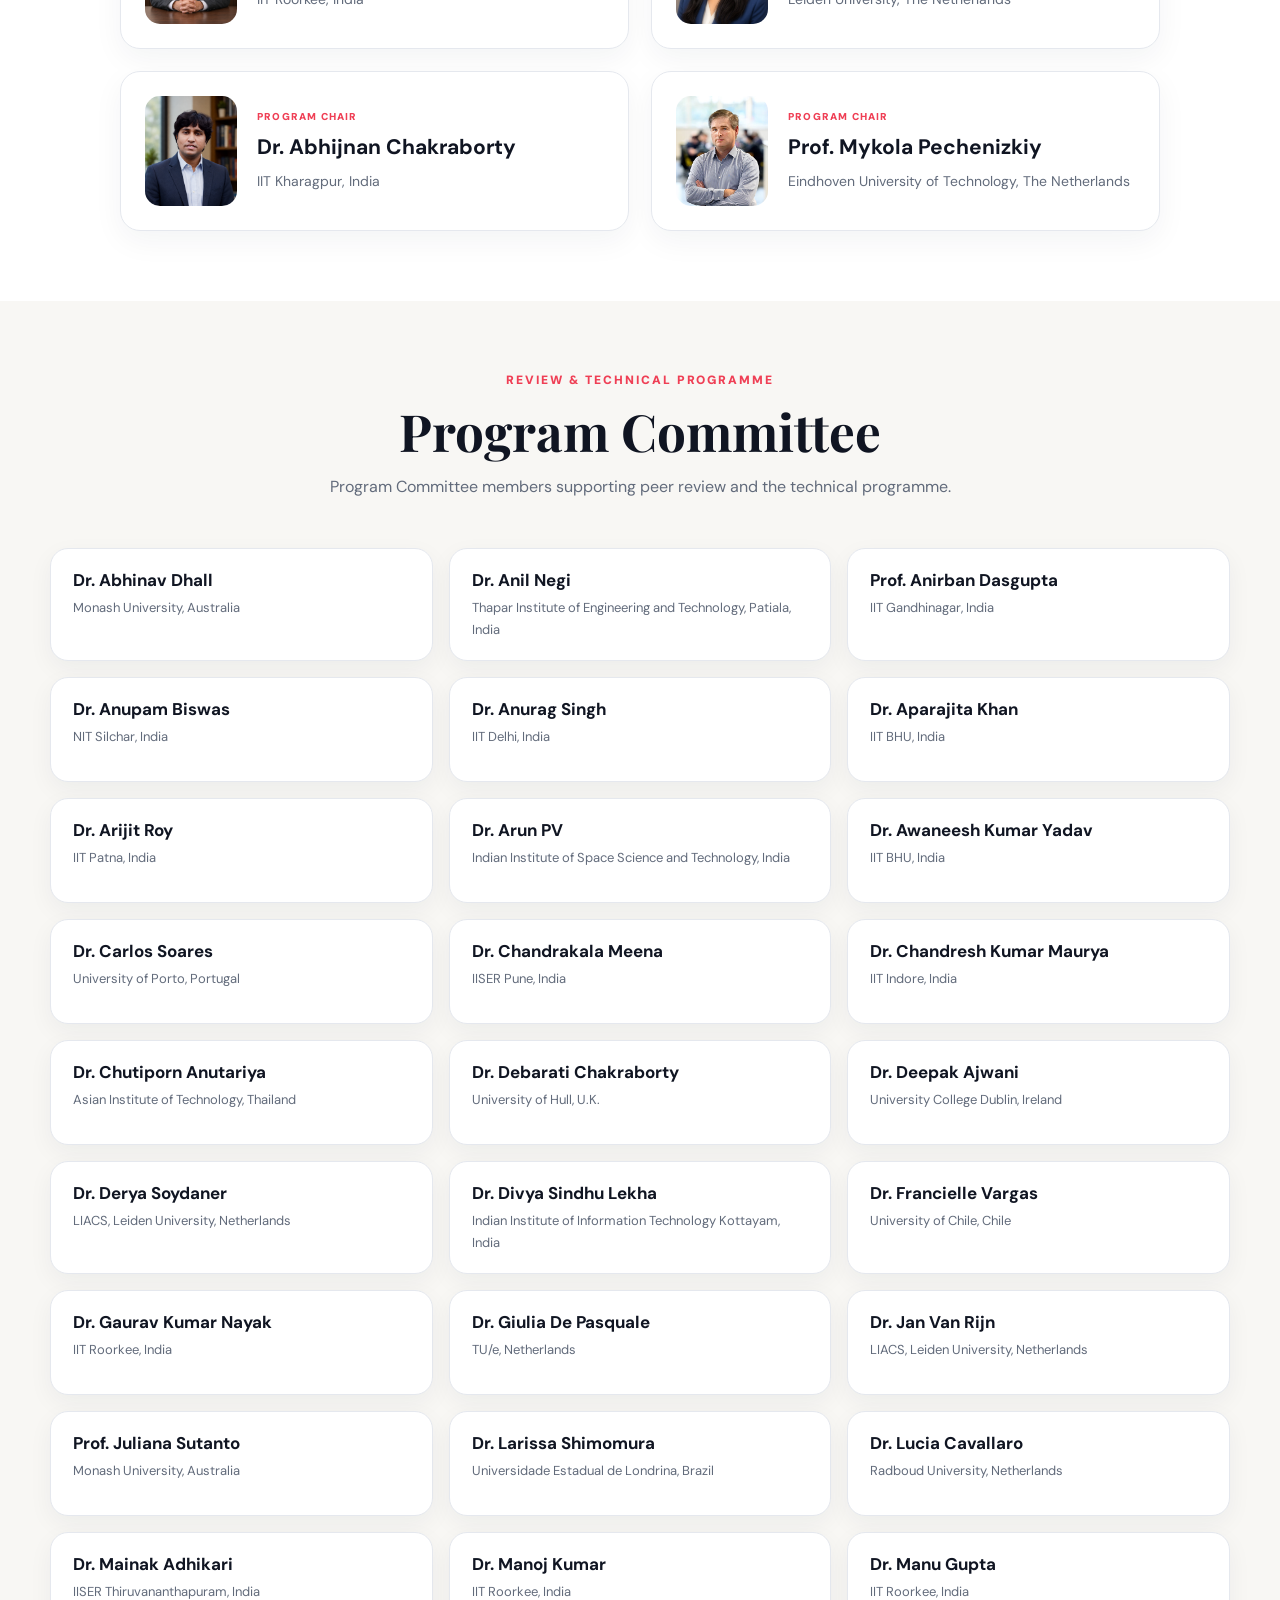
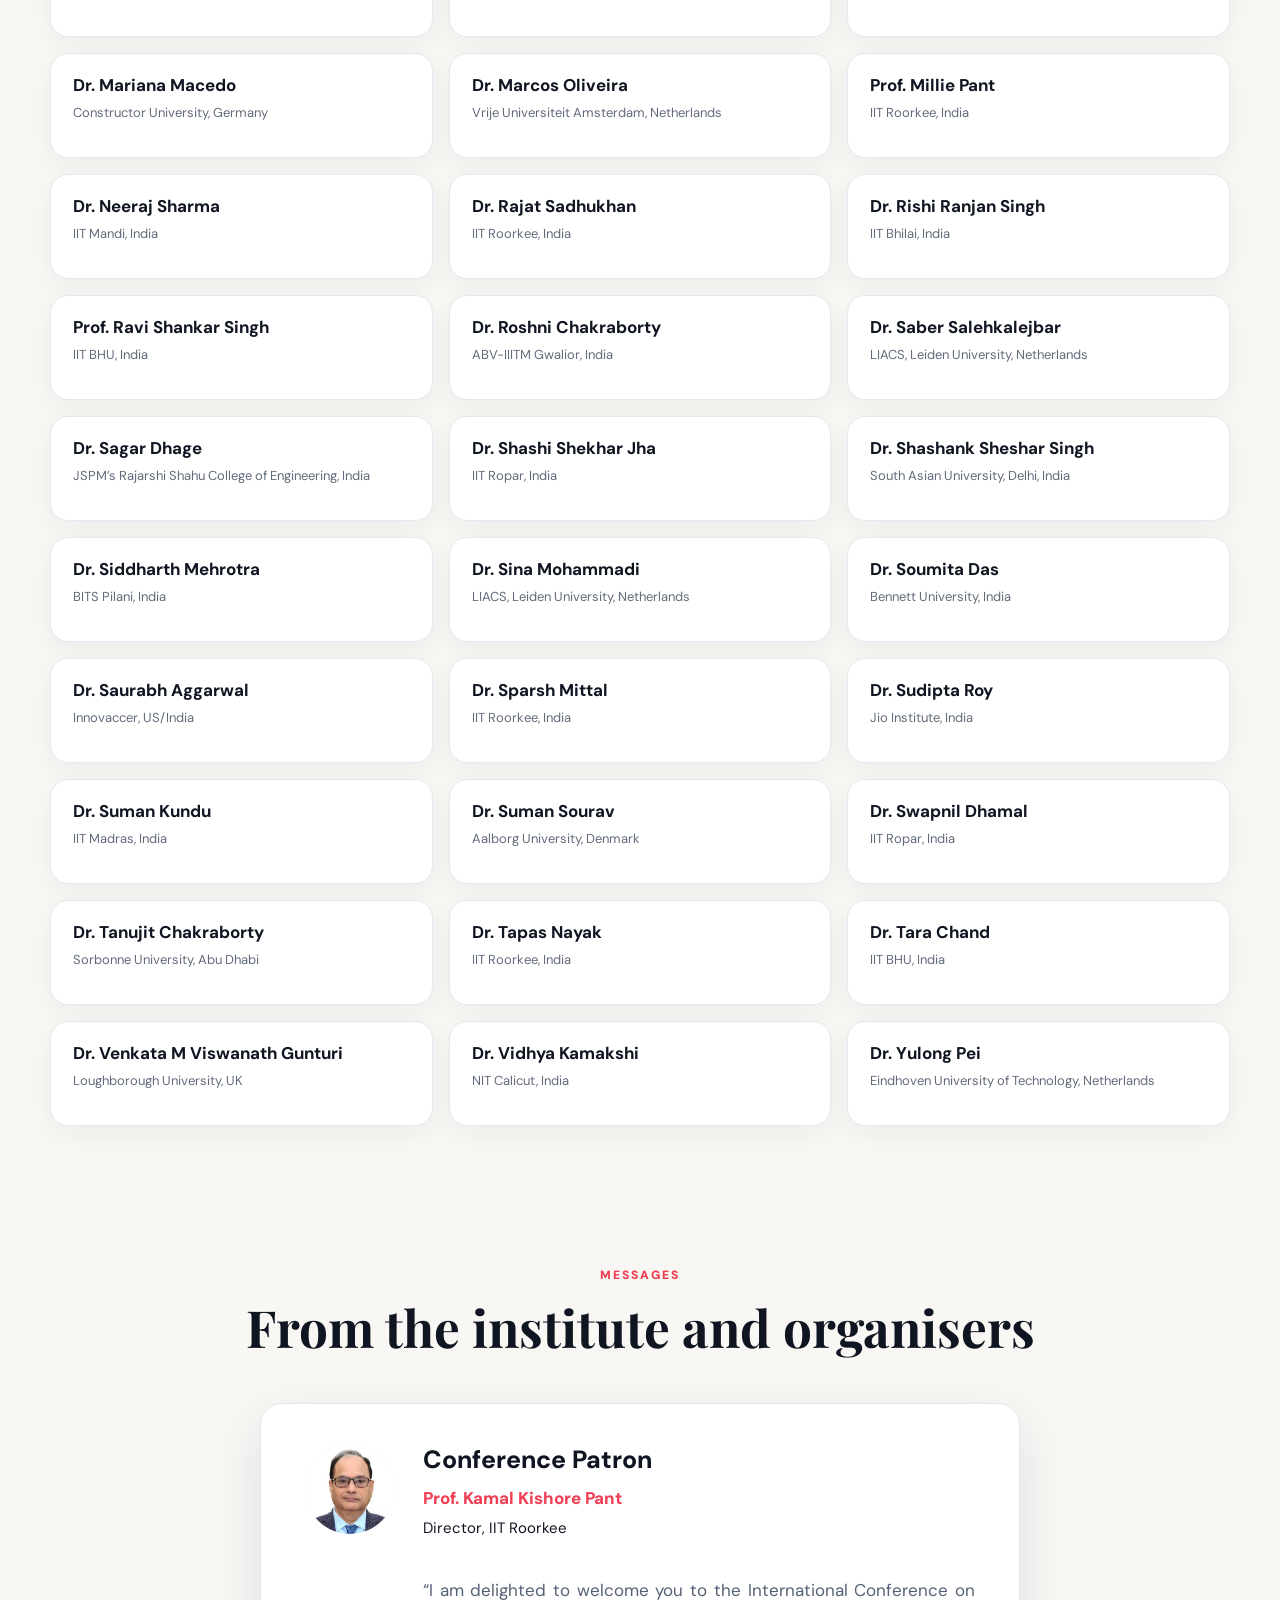
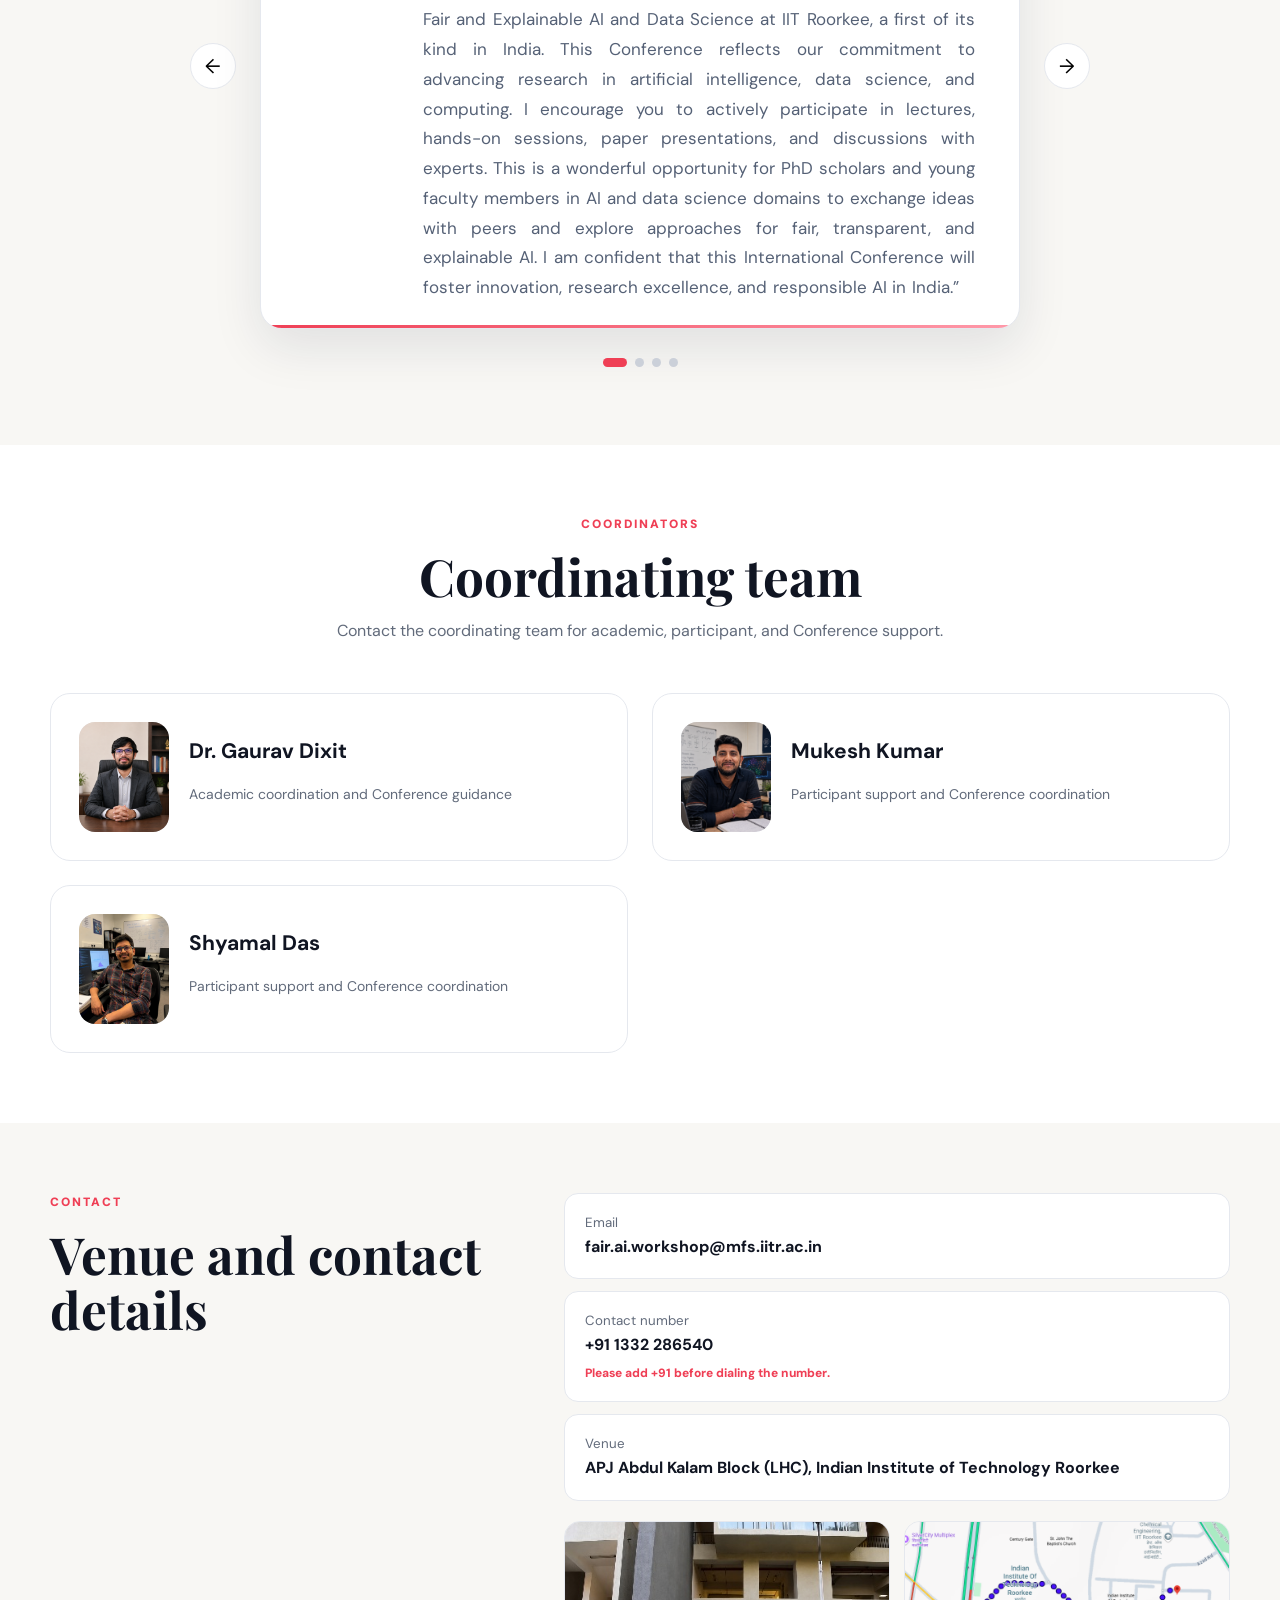
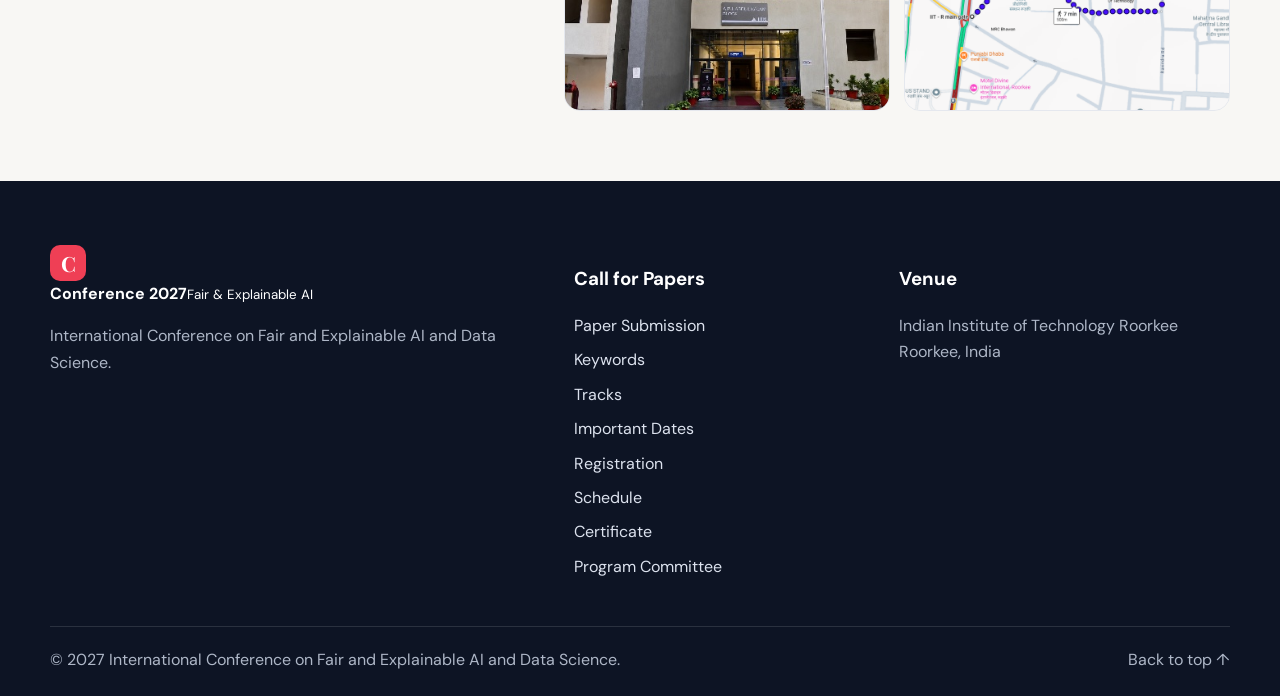
<file: about.html>
<!doctype html>
<html lang="en">
<head>
  <meta charset="utf-8" />
  <meta name="viewport" content="width=device-width, initial-scale=1" />
  <meta name="description" content="Call for Papers and Paper Submission - International Conference on Fair and Explainable AI and Data Science at IIT Roorkee." />
  <title>Call for Papers | International Conference 2027</title>
  <link rel="icon" type="image/png" href="assets/logos/call-for-papers-title-logo-favicon.png" />
  <link rel="preconnect" href="https://fonts.googleapis.com">
  <link rel="preconnect" href="https://fonts.gstatic.com" crossorigin>
  <link href="https://fonts.googleapis.com/css2?family=DM+Sans:wght@400;500;600;700;800&family=Playfair+Display:wght@700&display=swap" rel="stylesheet">
  <link rel="stylesheet" href="styles.css" />
</head>
<body>
  <a class="skip-link" href="#main">Skip to content</a>

  <header class="site-header cfp-header" id="top">
    <div class="container nav-wrap cfp-nav-wrap">
      <a class="brand image-brand conference-brand" href="index.html#home" aria-label="Conference home">
        <span class="conference-logo-crop">
          <img src="assets/logos/call-for-papers-title-logo.png"
               alt="International Conference on Fair and Explainable AI and Data Science"
               class="conference-title-logo">
        </span>
      </a>

      <button class="nav-toggle" aria-expanded="false" aria-controls="main-nav" aria-label="Open navigation">☰</button>

      <nav id="main-nav" class="main-nav cfp-main-nav" aria-label="Call for Papers navigation">
        <a href="#about">About</a>
        <a href="#call-for-papers" class="active-page">Call for Papers</a>
        <a href="#paper-submission">Paper Submission</a>
        <a href="#keywords">Keywords</a>
        <a href="#tracks">Tracks</a>
        <a href="#important-dates">Important Dates</a>
        <a href="#paper-registration">Registration</a>
        <a href="#paper-schedule">Schedule</a>
        <a href="#paper-certificate">Certificate</a>
        <a href="#keynotes">Keynote Speakers</a>
        <a href="#program-chairs">Program Chairs</a>
        <a href="#program-committee">Program Committee</a>
        <a href="#messages">Messages</a>
        <a href="#coordinators">Coordinators</a>
        <a href="#contact">Contact</a>
      </nav>
    </div>
  </header>

  <main id="main" class="cfp-page-main">

    <section class="section section-soft" id="about">
      <div class="container">
        <div class="section-heading centered">
          <p class="eyebrow">About</p>
          <h2>About the Conference</h2>
          <p>Our Conference on Fair and Explainable AI and Data Science brings together researchers, machine learning engineers, and policy experts to address the dual challenges of algorithmic bias and black-box decision-making in modern AI systems. The conference focuses on technical methodologies, mathematical frameworks, and practical tools designed to ensure automated systems operate transparently, equitably, and reliably across critical domains.</p>
          <p><strong>First Paper Submission Deadline:</strong> October 31, 2026</p>
           <p><strong>Extended Paper Submission Deadline:</strong> November 20, 2026</p>
          <p><strong>Review Completion Deadline:</strong> December 20, 2026</p>
          <p><strong>Acceptance Notification:</strong> December 21, 2026</p>
          <p><strong>Registration Deadline for Paper Development Workshop:</strong> December 25, 2026</p>
          <p><strong>Camera-Ready Submission Deadline:</strong> December 26, 2026</p>
          <p><strong>Final Acceptance Notification:</strong> December 31, 2026</p>
        </div>
      </div>
    </section>

    <section class="section cfp-page-hero" id="call-for-papers">
      <div class="container">
        <div class="cfp-hero-top-grid">
          <div class="cfp-page-heading">
            <p class="eyebrow">CONFERENCE 2027 · IIT ROORKEE</p>
            <h1>Call for Papers</h1>
            <p class="cfp-page-lead">
              We invite original, unpublished research contributions on fair and explainable AI,
              data science, responsible AI, graph learning, and related interdisciplinary topics.
              Submissions are invited in two categories: Full Paper and Short Paper.
            </p>
          </div>

          <aside class="cfp-latest-news-card cfp-latest-news-compact"
                 id="cfp-latest-news"
                 aria-label="Call for Papers latest news">
            <div class="cfp-news-heading"><span class="dot"></span><h2>Latest news</h2></div>
            <div class="cfp-news-stage" aria-live="polite">
              <article class="cfp-news-item active">
                <span class="cfp-news-kicker">SUBMISSION</span>
                <h3>Full Paper and Short Paper submissions are invited across Tracks 1–6.</h3>
                <p>Extended Deadline: November 20, 2026</p>
              </article>
              <article class="cfp-news-item">
                <span class="cfp-news-kicker">REVIEW</span>
                <h3>Single-blind peer review for all submitted papers.</h3>
                <p>Acceptance notification: December 15, 2026</p>
              </article>
              <article class="cfp-news-item">
                <span class="cfp-news-kicker">SEATS</span>
                <h3>Short-Term Course seats are limited; participants are encouraged to complete their registration at the earliest to secure their participation.</h3>
              </article>
              <article class="cfp-news-item">
                <span class="cfp-news-kicker">PARTICIPATION</span>
                <h3>Join the 25-Hour Short-Term Course, the Paper Development Workshop, or both.</h3>
                <p>Paper-presentation registration will be maintained separately.</p>
              </article>
              <article class="cfp-news-item">
                <span class="cfp-news-kicker">CERTIFICATE</span>
                <h3>Accepted paper presenters will receive a Certificate of Paper Presentation.</h3>
                <p>See the Certificate section for details.</p>
              </article>
              <article class="cfp-news-item">
              <span class="cfp-news-kicker">KEYNOTE</span>
              <h3> Prof. Nitin Agarwal will deliver a keynote talk titled: “Engineered Attention: Algorithmic Bias, Persuasive Traps, and the Shaping of Reality on Social Media”</h3>
              </article>
              </article>
              <article class="cfp-news-item">
              <span class="cfp-news-kicker">KEYNOTE</span>
              <h3> Prof. Juliana Sutanto will deliver a keynote talk titled: “Digital Futures for Whom? Advancing Equity and Resilience”</h3>
              </article>
              </article>
              <article class="cfp-news-item">
              <span class="cfp-news-kicker">KEYNOTE</span>
              <h3> Prof. Sunil Mithas, Professor at the Muma College of Business, University of South Florida, USA, joins FXAIDS 2027 as a Virtual Keynote Speaker.</h3>
              </article>
            </div>
            <div class="cfp-news-controls">
              <button type="button" id="cfp-news-prev" aria-label="Previous update">←</button>
              <div id="cfp-news-dots" class="cfp-news-dots" aria-label="Latest news slides"></div>
              <button type="button" id="cfp-news-next" aria-label="Next update">→</button>
            </div>
          </aside>
        </div>

        <div class="cfp-page-grid cfp-intro-grid">
          <article class="cfp-info-card">
            <p class="mini-label">Conference Theme</p>
            <h2>Fairness, Explainability, Responsible AI, and Data Science</h2>
            <p class="cfp-card-copy">
              The conference aims to bring together researchers, practitioners, and students
              working on trustworthy and responsible data-driven systems, with particular emphasis
              on fairness, transparency, explainability, network science, and real-world AI applications.
            </p>
            <div class="cfp-quick-links">
              <a href="#tracks">Explore Tracks</a>
              <a href="#paper-submission">Submission Guidelines</a>
              <a href="#program-committee">Program Committee</a>
            </div>
          </article>

          <aside class="cfp-date-card" id="important-dates">
            <p class="mini-label">Important Dates</p>
             <div class="cfp-date-row"><strong>First Paper Submission Deadline</strong><span>October 31, 2026</span></div>
            <div class="cfp-date-row"><strong>Extended Paper Submission Deadline</strong><span>November 20, 2026</span></div>
            <div class="cfp-date-row"><strong>Review Completion Deadline</strong><span>December 20, 2026</span></div>
            <div class="cfp-date-row"><strong>Acceptance Notification</strong><span>December 21, 2026</span></div>
            <div class="cfp-date-row"><strong>Registration Deadline for Paper Development Workshop:</strong><span>December 25, 2026</span></div>
            <div class="cfp-date-row"><strong>Camera-Ready Submission Deadline</strong><span>December 26, 2026</span></div>
            <div class="cfp-date-row"><strong>Final Acceptance Notification</strong><span>December 31, 2026</span></div>
          </aside>
        </div>
      </div>
    </section>

    <section class="section" id="keywords">
      <div class="container">
        <div class="section-heading centered">
          <p class="eyebrow">Research Areas</p>
          <h2>Keywords</h2>
        </div>
       <table class="keyword-table">
  <thead>
    <tr>
      <th>Track</th>
      <th>Keywords</th>
    </tr>
  </thead>
  <tbody>
    <tr>
      <td>1. Foundations</td>
      <td>
        Algorithmic Fairness <span class="keyword-separator">·</span>
        Explainable AI (XAI) <span class="keyword-separator">·</span>
        Trustworthy AI
      </td>
    </tr>
    <tr>
      <td>2. Graphs and Social Networks</td>
      <td>
        Fairness-Aware Graph Learning and Mining
        <span class="keyword-separator">·</span>
        Explainable Graph Neural Networks
        <span class="keyword-separator">·</span>
        Social Network Analysis
      </td>
    </tr>
    <tr>
      <td>3. Vision</td>
      <td>
        Explainable Computer Vision <span class="keyword-separator">·</span>
        Fairness-Aware Visual Learning <span class="keyword-separator">·</span>
        Bias in Visual Datasets
      </td>
    </tr>
    <tr>
      <td>4. Language and Multimodal</td>
      <td>
        Fairness-Aware Large Language Models <span class="keyword-separator">·</span>
        Multimodal AI <span class="keyword-separator">·</span>
        Explainable Reasoning
      </td>
    </tr>
    <tr>
      <td>5. Human-Centered and Responsible AI</td>
      <td>
        Human-Centered AI <span class="keyword-separator">·</span>
        Responsible AI <span class="keyword-separator">·</span>
        AI Auditing and Governance
      </td>
    </tr>
    <tr>
      <td>6. Applications</td>
      <td>
        High-Stakes Decision Support <span class="keyword-separator">·</span>
        Domain Case Studies <span class="keyword-separator">·</span>
        Deployment and Evaluation in Practice
      </td>
    </tr>
  </tbody>
</table>
      </div>
    </section>

    <section class="section section-soft" id="tracks">
      <div class="container">
        <div class="section-heading centered">
          <p class="eyebrow">Research Themes</p>
          <h2>Conference Tracks</h2>
          <p>
            Authors may submit to the track that best reflects the primary contribution
            of their work. Interdisciplinary submissions spanning multiple tracks are welcome.
          </p>
        </div>

        <div class="track-grid">
          <article class="track-card">
            <span>Track 1</span>
            <h3>Foundations of Fair, Explainable, and Trustworthy AI</h3>
            <p>
              Modality-independent methods, theory, and data-centric practice: group, individual, and counterfactual fairness and the trade-offs among them; bias detection and mitigation in data and models; intrinsic and post-hoc interpretability; functionally grounded evaluation of explanations (faithfulness, stability); causal frameworks; and trustworthiness properties such as robustness and calibrated uncertainty.
            </p>
          </article>

          <article class="track-card">
            <span>Track 2</span>
            <h3>Fair and Explainable AI on Graphs and Social Networks</h3>
            <p>
             Fairness and explainability for relational data: fairness-aware graph learning and mining (GNNs, representation learning, community detection), explanation methods for graph models, and algorithmic bias in networks, including link recommendation, ranking, visibility, and information diffusion.
            </p>
          </article>

          <article class="track-card">
            <span>Track 3</span>
            <h3>Fair and Explainable Computer Vision and Image Analysis</h3>
            <p>
             Bias and transparency in vision systems: dataset and representation bias, subgroup performance disparities, fairness-aware visual learning, and explainable vision models (concept-based, attribution, interpretable architectures) with faithfulness evaluation. Vision work without a fairness or explainability contribution is out of scope.
            </p>
          </article>

          <article class="track-card">
            <span>Track 4</span>
            <h3>Fair and Explainable Language and Multimodal AI</h3>
            <p>
             Language, vision-language, and generative models: measuring and mitigating social bias, multilingual and cross-cultural fairness, explaining model behavior (attribution, mechanistic interpretability), faithfulness of self-explanations and chain-of-thought reasoning, and detection and attribution of hallucination with calibrated uncertainty.
 
            </p>
          </article>

          <article class="track-card">
            <span>Track 5</span>
            <h3>Human-Centered and Responsible AI</h3>
            <p>
              How people and institutions engage with AI: user studies of trust, understanding, and explanation usefulness; human-AI decision-making; participatory design; and accountability practices such as auditing, documentation, policy, and regulatory compliance.
            </p>
          </article>

          <article class="track-card">
            <span>Track 6</span>
            <h3>Applications and Domain Case Studies</h3>
            <p>
              Domain-grounded work with a concrete problem, dataset, or stakeholder, such as healthcare, finance, education, public services, cybersecurity, and science or engineering. Contributions should emphasize evaluation in context and lessons from deployment. General-purpose methods belong in Tracks 1-4.
            </p>
          </article>
        </div>
      </div>
    </section>

    <section class="section" id="paper-submission">
      <div class="container">
        <div class="section-heading centered">
          <p class="eyebrow">Author Guidelines</p>
          <h2>Paper Submission</h2>
          <p>
            A dedicated author section consolidating the submission process, paper categories,
            formatting, review, originality requirements.
          </p>
        </div>

        <div class="submission-layout">
          <article class="submission-main-card">
            <!-- PUBLICATION OPTION DISABLED UNTIL PUBLISHER APPROVAL
<div class="submission-step">
              <b>01</b>
              <div>
                <h3>Springer Proceedings</h3>
                <p>Springer proceedings publication has been requested and is subject to approval. Authors should prepare manuscripts using the official Springer Computer Science Proceedings instructions and templates. LaTeX and Microsoft Word templates are available from Springer Nature.</p>
                <p style="margin-top:10px;">
                  <a href="https://link.springer.com/series/558/information-for-authors-and-editors"
                     target="_blank" rel="noopener"
                     style="color:var(--red);font-weight:800;">Springer Guidelines for Authors ↗</a>
                </p>
              </div>
            </div>
            -->
            <!-- PUBLICATION OPTION DISABLED UNTIL PUBLISHER APPROVAL
<div class="submission-step">
              <b>02</b>
              <div>
                <h3>IEEE Xplore Publication</h3>
                <p>IEEE Xplore publication has also been requested and is subject to approval. If approved, peer-reviewed and selected papers will be considered for publication in the conference proceedings, subject to IEEE quality, formatting, and compliance requirements.</p>
                <p style="margin-top:8px;">The final publication venue will be enabled and announced after confirmation from the respective publisher.</p>
              </div>
            </div>
            -->

            <div class="submission-step">
              <b>01</b>
              <div>
                <h3>Prepare and submit your manuscript</h3>
                <p>Choose the conference track that best matches the contribution and identify whether the submission is a Full Paper or a Short Paper. Manuscripts must follow the formatting requirements of the publication route confirmed by the organizers.</p>
              </div>
            </div>

            <div class="submission-step">
              <b>02</b>
              <div>
                <h3>Peer review and decision</h3>
                <p>Submissions will undergo a single-blind peer-review process. Authors will receive the decision and any revision instructions through the conference submission system.</p>
              </div>
            </div>
            <div class="submission-step">
              <b>03</b>
              <div>
                <h3>Accepted and presented papers will be published in Scopus-indexed proceedings, subject to approval.</h3>
                
              </div>
            </div>
            
          </article>
          <aside class="author-links-card">
            <p class="mini-label">Submission</p>
            <h3>CMT Acknowledgement</h3>
            <p>The Microsoft CMT service was used for managing the peer-reviewing process for this conference. This service was provided for free by Microsoft and they bore all expenses, including costs for Azure cloud services as well as for software development and support.</p>

            <a class="btn btn-primary author-resource-btn"
               href="https://cmt3.research.microsoft.com/User/Login?ReturnUrl=%2F"
               target="_blank" rel="noopener">Learn More About Microsoft CMT ↗</a>

            <!-- CMT manuscript submission link will be enabled only after the official conference CMT portal is approved. -->
            <!-- CMT Manuscript Submission Link -->
<a
    href="https://cmt3.research.microsoft.com/FXAIDS2027"
    class="btn btn-secondary author-resource-btn"
    target="_blank"
    rel="noopener noreferrer">

    Submit Manuscript

</a>

            <a class="btn btn-secondary author-resource-btn"
               href="#paper-categories">Submission Guidelines</a>

            <small>The conference-specific CMT submission route can be updated when the final publication arrangement is confirmed.</small>
          </aside>
        </div>

        <div class="submission-detail-grid">
          <article class="submission-detail-card" id="paper-categories">
            <p class="mini-label">Paper Categories</p>
            <h3>Accepted submission types</h3>
            <ul>
              <li><strong>Full Paper:</strong> 12–15 pages </li>
              <li><strong>Short Paper:</strong> 6–11 pages</li>
            </ul>
          </article>

          <!-- SPRINGER-SPECIFIC FORMAT DISABLED UNTIL PUBLICATION APPROVAL
<article class="submission-detail-card">
            <p class="mini-label">Formatting &amp; Page Limits</p>
            <h3>Springer Proceedings Format</h3>
            <ul>
              <li>Use the official Springer proceedings LaTeX or Microsoft Word template.</li>
              <li><strong>Full Papers:</strong> 12–15 pages (or more).</li>
              <li><strong>Short Papers:</strong> 6–11 pages.</li>
              <li>Figures, tables, references, and headings should follow the Springer template.</li>
              <li>Papers should contain significant scientific content.</li>
              <li>Final accepted papers may require editable source files and a signed License-to-Publish form.</li>
            </ul>
          </article>
          -->

          <article class="submission-detail-card">
            <p class="mini-label">Review Process</p>
            <h3>Single-blind peer review</h3>
            <p>
              Submissions will be reviewed based on originality, technical quality, relevance to
              fair and explainable AI and data science, methodological rigor, clarity of presentation,
              and significance of the contributions. Reviewers will also assess the soundness of the
              evaluation, reproducibility, and potential scientific or societal impact.
            </p>
          </article>

          <article class="submission-detail-card">
            <p class="mini-label">Originality &amp; Plagiarism Policy</p>
            <h3>Original and unpublished work</h3>
            <p>
              Submissions must represent original work that has not been published and is not
              simultaneously submitted elsewhere. Manuscripts may be screened for textual overlap
              and plagiarism. Ethical or publication-policy violations may result in rejection or
              withdrawal from the proceedings.
            </p>
          </article>
        </div>
      </div>
    </section>

    <section class="section section-soft" id="paper-registration">
      <div class="container">
        <div class="section-heading centered">
          <p class="eyebrow">Paper Presentation</p>
          <h2>Conference Registration</h2>
          <p>This registration is separate from the short-term course/conference registration.</p>
        </div>

        <div class="paper-registration-card">
          <div>
            <h3>Register for Paper Presentation</h3>
            <p>Authors are requested to submit the registration Google Form as early as possible.</p>

            <p class="registration-note">
              <strong>*Registration Note:</strong>
              A single registration fee applies. Following registration, participants may choose to attend the
              <strong>25-Hour Short-Term Certificate Course only</strong>,
              the <strong>Conference Paper Presentation only</strong>, or <strong>both</strong>,
              according to their preference. The registration fee has been revised due to the updated IIT Roorkee Guest House booking charges.
              <span class="limited-seats">
                Participation in FXAIDS 2027 is subject to limited seat availability. Registrations will be confirmed on a first-come, first-served basis, in accordance with applicable IIT Roorkee policies and guidelines. Registration fees are strictly non-refundable and non-transferable under any circumstances. Participants are encouraged to complete their registration at the earliest to secure their participation.
              </span>
            </p>

            <p class="registration-note">
              <strong>Google Form:</strong>
              <a href="https://forms.gle/DCHC2Ym4eAs2hB4K9"
                 target="_blank" rel="noopener noreferrer">
                Open Registration Form
              </a>
            </p>
          </div>

          <a class="btn btn-primary paper-register-btn"
             href="https://forms.gle/DCHC2Ym4eAs2hB4K9"
             target="_blank"
             rel="noopener noreferrer">
            Open Paper Registration Form
          </a>

          <!-- UPDATED: short-term course link styled like the paper registration button -->
          <div style="grid-column:1/-1;margin:20px 0 0;text-align:center;">
            <p style="margin:0 0 12px;font-size:17px;line-height:1.6;color:var(--muted);font-weight:600;">
              Interested in joining our <strong>25-Hour Short-Term Certificate Course</strong>?
            </p>
            <a href="index.html#short-term-course"
               class="btn btn-primary paper-register-btn"
               style="display:inline-flex;align-items:center;justify-content:center;min-width:270px;">
              Visit Short-Term Course Page
            </a>
          </div>
        </div>
      </div>
    </section>

    <section class="section" id="paper-schedule">
      <div class="container">
        <div class="section-heading centered">
          <p class="eyebrow">Day 5 · 15 January 2027</p>
          <h2>Paper Presentation Schedule</h2>
          <p>Day 5 is dedicated to paper development workshop, accepted-paper presentations, research discussion, and participant interaction.</p>
        </div>
        <div class="paper-schedule-card">
          <article>
  <div><h3>TBA</h3></div>
</article>
          <!--<article><time>09:30</time><div><h3>Paper Development Workshop</h3><p>Paper Development &amp; Discussion</p></div></article>
          <article><time>11:00</time><div><h3>Discussion and Interaction</h3><p>Paper Development &amp; Discussion</p></div></article>
          <article><time>12:00</time><div><h3>TBA</h3><p>Further programme details will be announced.</p></div></article>
          <article><time>14:30</time><div><h3>TBA</h3><p>Further programme details will be announced.</p></div></article>
          <article><time>16:00</time><div><h3>TBA</h3><p>Further programme details will be announced.</p></div></article>-->
        </div>
      </div>
    </section>

    <section class="section section-soft" id="paper-certificate">
      <div class="container paper-certificate-page">
        <div class="section-heading centered">
          <p class="eyebrow">Paper Presentation Certificate</p>
          <h2>Certificate for accepted paper presentations</h2>
          <p>Participants presenting accepted papers during the conference paper-development and presentation session will receive a Certificate of Paper Presentation.</p>
        </div>
        <article class="certificate-card paper-certificate-card cfp-certificate-card" style="overflow:visible;">
          <div style="padding:14px;background:#f8f8f8;overflow:visible;">
            <img src="assets/ppt/certificate-paper.jpg"
               alt="Certificate of Paper Presentation"
               style="display:block;width:92%;height:auto;max-height:none;object-fit:contain;object-position:center;margin:18px auto;background:#fff;">
          </div>
          <div>
            <h3>Certificate of Paper Presentation</h3>
            <p>Issued to participants presenting accepted papers during the conference paper-development and presentation session.</p>
          </div>
        </article>
      </div>
    </section>

   <section class="section" id="keynotes">
  <div class="container">
    <div class="section-heading centered">
      <p class="eyebrow">Invited Programme</p>
      <h2>Keynote Speakers</h2>
    </div>

    <div class="keynote-grid">

      <!-- Prof. Nitin Agarwal -->
      <article class="keynote-card">
        <img class="keynote-photo"
             src="assets/ppt/Nitin_Agarwal.jpg"
             alt="Prof. Nitin Agarwal">
        <div>
          <span>Keynote Speaker</span>
          <h3>Prof. Nitin Agarwal</h3>
          <p>Jerry L. Maulden-Entergy Endowed Chair and Donaghey Distinguished Professor of Information Science at University of Arkansas at Little Rock, USA. He is the Founder of COSMOS. His research focuses on digital and cyber social behaviors emerging across modern information and communication platforms, with over $30 million in funded projects.</p>
          <p class="keynote-talk-title">
            <strong>
              Title of the Talk:
              “Engineered Attention: Algorithmic Bias, Persuasive Traps,
              and the Shaping of Reality on Social Media”
            </strong>
          </p>
        </div>
      </article>

      <!-- Prof. Juliana Sutanto -->
      <article class="keynote-card">
        <img class="keynote-photo juliana-photo"
             src="assets/ppt/JSutanto.jpg"
             alt="Prof. Juliana Sutanto">
        <div>
          <span>Keynote Speaker</span>
          <h3>Prof. Juliana Sutanto</h3>
          <p>Leading Professor of Information Systems and Associate Dean (International) for the Faculty of Information Technology at Monash University. Her research has been published in leading information systems journals, MIS Quarterly, Information Systems Research, Journal of the Association for Information Systems, and Journal of Management Information Systems.</p>
          <p class="keynote-talk-title">
            <strong>
              Title of the Talk:
              “Digital Futures for Whom? Advancing Equity and Resilience”
            </strong>
          </p>
        </div>
      </article>

      <!-- Prof. Sunil Mithas -->
      <article class="keynote-card">
        <img class="keynote-photo Sunil-photo"
             src="assets/speakers/Porf. Sunil.jpg"
             alt="Prof. Sunil Mithas">
        <div>
          <span>Virtual Keynote Speaker</span>
          <h3>Prof. Sunil Mithas</h3>
          <p>Professor at the Muma College of Business, University of South Florida, USA. Department Editor of Production and Operations Management and Editorial Board Member of Journal of Management Information Systems. He has collaborated with EY, Johnson & Johnson, Tata Group, and the U.S. Census Bureau. A former Tata Group professional, he holds a PhD from the University of Michigan and an engineering degree from IIT Roorkee.</p>
          <p class="keynote-talk-title">
            <strong>Title of the Talk: “Coming Soon”</strong>
          </p>
        </div>
      </article>

    </div>
  </div>
</section>

</article>
        <!--  <article class="keynote-card"><div class="keynote-placeholder">KS</div><div><span>Keynote Speaker</span><h3>To be announced</h3><p>Speaker and affiliation will be updated after confirmation.</p></div></article>-->
        </div>
      </div>
    </section>

    <section class="section" id="program-chairs">
      <div class="container">
        <div class="section-heading centered cfp-feature-heading">
          <p class="eyebrow">Conference Leadership</p>
          <h2>Program Chairs</h2>
          <p>The conference is coordinated by four Program Chairs leading the academic programme and international collaboration.</p>
        </div>

        <div class="cfp-panel-grid">
          <article class="cfp-panel-card"><img src="assets/ppt/gaurav-dixit.jpg" alt="Dr. Gaurav Dixit"><div><span>PROGRAM CHAIR</span><h3>Dr. Gaurav Dixit</h3><p>IIT Roorkee, India</p></div></article>
          <article class="cfp-panel-card"><img src="assets/ppt/akrati-saxena.jpg" alt="Dr. Akrati Saxena"><div><span>PROGRAM CHAIR</span><h3>Dr. Akrati Saxena</h3><p>Leiden University, The Netherlands</p></div></article>
          <article class="cfp-panel-card"><img src="assets/ppt/abhijnan-chakraborty.jpg" alt="Dr. Abhijnan Chakraborty"><div><span>PROGRAM CHAIR</span><h3>Dr. Abhijnan Chakraborty</h3><p>IIT Kharagpur, India</p></div></article>
          <article class="cfp-panel-card"><img src="assets/ppt/mykola-pechenizkiy.jpg" alt="Prof. Mykola Pechenizkiy"><div><span>PROGRAM CHAIR</span><h3>Prof. Mykola Pechenizkiy</h3><p>Eindhoven University of Technology, The Netherlands</p></div></article>
        </div>
      </div>
    </section>

    <section class="section section-soft" id="program-committee">
      <div class="container">
        <div class="section-heading centered">
          <p class="eyebrow">Review &amp; Technical Programme</p>
          <h2>Program Committee</h2>
          <p>Program Committee members supporting peer review and the technical programme.</p>
        </div>

        <div class="committee-name-grid committee-name-grid-large">
  <article><h3>Dr. Abhinav Dhall</h3><p>Monash University, Australia</p></article>
  <article><h3>Dr. Anil Negi</h3><p>Thapar Institute of Engineering and Technology, Patiala, India</p></article>
  <article><h3>Prof. Anirban Dasgupta</h3><p>IIT Gandhinagar, India</p></article>
  <article><h3>Dr. Anupam Biswas</h3><p>NIT Silchar, India</p></article>
  <article><h3>Dr. Anurag Singh</h3><p>IIT Delhi, India</p></article>
  <article><h3>Dr. Aparajita Khan</h3><p>IIT BHU, India</p></article>
  <article><h3>Dr. Arijit Roy</h3><p>IIT Patna, India</p></article>
  <article><h3>Dr. Arun PV</h3><p>Indian Institute of Space Science and Technology, India</p></article>
  <article><h3>Dr. Awaneesh Kumar Yadav</h3><p>IIT BHU, India</p></article>
  <article><h3>Dr. Carlos Soares</h3><p>University of Porto, Portugal</p></article>
  <article><h3>Dr. Chandrakala Meena</h3><p>IISER Pune, India</p></article>
  <article><h3>Dr. Chandresh Kumar Maurya</h3><p>IIT Indore, India</p></article>
  <article><h3>Dr. Chutiporn Anutariya</h3><p>Asian Institute of Technology, Thailand</p></article>
  <article><h3>Dr. Debarati Chakraborty</h3><p>University of Hull, U.K.</p></article>
  <article><h3>Dr. Deepak Ajwani</h3><p>University College Dublin, Ireland</p></article>
  <article><h3>Dr. Derya Soydaner</h3><p>LIACS, Leiden University, Netherlands</p></article>
  <article><h3>Dr. Divya Sindhu Lekha</h3><p>Indian Institute of Information Technology Kottayam, India</p></article>
  <article><h3>Dr. Francielle Vargas</h3><p>University of Chile, Chile</p></article>
  <article><h3>Dr. Gaurav Kumar Nayak</h3><p>IIT Roorkee, India</p></article>
  <article><h3>Dr. Giulia De Pasquale</h3><p>TU/e, Netherlands</p></article>
  <article><h3>Dr. Jan Van Rijn</h3><p>LIACS, Leiden University, Netherlands</p></article>
  <article><h3>Prof. Juliana Sutanto</h3><p>Monash University, Australia</p></article>
  <article><h3>Dr. Larissa Shimomura</h3><p>Universidade Estadual de Londrina, Brazil</p></article>
  <article><h3>Dr. Lucia Cavallaro</h3><p>Radboud University, Netherlands</p></article>
  <article><h3>Dr. Mainak Adhikari</h3><p>IISER Thiruvananthapuram, India</p></article>
  <article><h3>Dr. Manoj Kumar</h3><p>IIT Roorkee, India</p></article>
  <article><h3>Dr. Manu Gupta</h3><p>IIT Roorkee, India</p></article>
  <article><h3>Dr. Mariana Macedo</h3><p>Constructor University, Germany</p></article>
  <article><h3>Dr. Marcos Oliveira</h3><p>Vrije Universiteit Amsterdam, Netherlands</p></article>
  <article><h3>Prof. Millie Pant</h3><p>IIT Roorkee, India</p></article>
  <article><h3>Dr. Neeraj Sharma</h3><p>IIT Mandi, India</p></article>
  <article><h3>Dr. Rajat Sadhukhan</h3><p>IIT Roorkee, India</p></article>      
  <article><h3>Dr. Rishi Ranjan Singh</h3><p>IIT Bhilai, India</p></article>
  <article><h3>Prof. Ravi Shankar Singh</h3><p>IIT BHU, India</p></article>
  <article><h3>Dr. Roshni Chakraborty</h3><p>ABV-IIITM Gwalior, India</p></article>
  <article><h3>Dr. Saber Salehkalejbar</h3><p>LIACS, Leiden University, Netherlands</p></article>
  <article><h3>Dr. Sagar Dhage</h3><p>JSPM’s Rajarshi Shahu College of Engineering, India</p></article>
  <article><h3>Dr. Shashi Shekhar Jha</h3><p>IIT Ropar, India</p></article>
  <article><h3>Dr. Shashank Sheshar Singh</h3><p>South Asian University, Delhi, India</p></article>
  <article><h3>Dr. Siddharth Mehrotra</h3><p>BITS Pilani, India</p></article>
  <article><h3>Dr. Sina Mohammadi</h3><p>LIACS, Leiden University, Netherlands</p></article>
  <article><h3>Dr. Soumita Das</h3><p>Bennett University, India</p></article>
  <article><h3>Dr. Saurabh Aggarwal</h3><p>Innovaccer, US/India</p></article>
  <article><h3>Dr. Sparsh Mittal</h3><p>IIT Roorkee, India</p></article>
  <article><h3>Dr. Sudipta Roy</h3><p>Jio Institute, India</p></article>
  <article><h3>Dr. Suman Kundu</h3><p>IIT Madras, India</p></article>
  <article><h3>Dr. Suman Sourav</h3><p>Aalborg University, Denmark</p></article>
  <article><h3>Dr. Swapnil Dhamal</h3><p>IIT Ropar, India</p></article>
  <article><h3>Dr. Tanujit Chakraborty</h3><p>Sorbonne University, Abu Dhabi</p></article>
  <article><h3>Dr. Tapas Nayak</h3><p>IIT Roorkee, India</p></article>
  <article><h3>Dr. Tara Chand</h3><p>IIT BHU, India</p></article>
  <article><h3>Dr. Venkata M Viswanath Gunturi</h3><p>Loughborough University, UK</p></article>
  <article><h3>Dr. Vidhya Kamakshi</h3><p>NIT Calicut, India</p></article>
  <article><h3>Dr. Yulong Pei</h3><p>Eindhoven University of Technology, Netherlands</p></article>
</div>
      </div>
    </section>

    <section class="section section-soft" id="messages">
      <div class="container">
        <div class="section-heading centered"><p class="eyebrow">Messages</p><h2>From the institute and organisers</h2></div>
        <div class="message-carousel">
          <button class="icon-btn" id="cfp-message-prev" aria-label="Previous message">←</button>
          <article class="message-card" id="cfp-message-card"></article>
          <button class="icon-btn" id="cfp-message-next" aria-label="Next message">→</button>
        </div>
        <div class="carousel-dots" id="cfp-message-dots" aria-label="Message navigation"></div>
      </div>
    </section>

    <section class="section" id="coordinators">
      <div class="container">
        <div class="section-heading centered">
          <p class="eyebrow">Coordinators</p>
          <h2>Coordinating team</h2>
          <p>Contact the coordinating team for academic, participant, and Conference support.</p>
        </div>

        <div class="speaker-grid committee-grid">
          <article class="speaker-card person-card">
            <img class="person-photo" src="assets/ppt/gaurav-dixit.jpg" alt="Dr. Gaurav Dixit">
            <div><h3>Dr. Gaurav Dixit</h3><p class="topic">Academic coordination and Conference guidance</p></div>
          </article>
          <article class="speaker-card person-card">
            <img class="person-photo" src="assets/co-organisers/co-organiser-1.jpg" alt="Mukesh Kumar">
            <div><h3>Mukesh Kumar</h3><p class="topic">Participant support and Conference coordination</p></div>
          </article>
          <article class="speaker-card person-card">
            <img class="person-photo" src="assets/co-organisers/co-organiser2.png" alt="Shyamal Das">
            <div><h3>Shyamal Das</h3><p class="topic">Participant support and Conference coordination</p></div>
          </article>
        </div>
      </div>
    </section>

    <section class="section section-soft" id="contact">
      <div class="container contact-grid">
        <div class="section-heading"><p class="eyebrow">Contact</p><h2>Venue and contact details</h2></div>
        <div class="contact-block">
          <div class="contact-info">
            <a href="mailto:fair.ai.workshop@mfs.iitr.ac.in"><small>Email</small><b>fair.ai.workshop@mfs.iitr.ac.in</b></a>
            <a href="tel:+911332286540"><small>Contact number</small><b>+91 1332 286540</b><em class="phone-note">Please add +91 before dialing the number.</em></a>
            <a href="https://maps.app.goo.gl/gneG71w3119MF7zp9" target="_blank" rel="noopener"><small>Venue</small><b>APJ Abdul Kalam Block (LHC), Indian Institute of Technology Roorkee</b></a>
          </div>
          <div class="contact-images">
            <img src="assets/ppt/apj-block.jpg" alt="Venue">
            <img src="assets/ppt/venue-map.png" alt="Venue map">
          </div>
        </div>
      </div>
    </section>

  </main>

  <footer class="site-footer">
    <div class="container footer-grid">
      <div>
        <a class="brand footer-brand" href="index.html#home">
          <span class="brand-mark">C</span>
          <span><b>Conference 2027</b><small>Fair &amp; Explainable AI</small></span>
        </a>
        <p>International Conference on Fair and Explainable AI and Data Science.</p>
      </div>

      <div>
        <h3>Call for Papers</h3>
        <div class="footer-links">
          <a href="#paper-submission">Paper Submission</a>
          <a href="#keywords">Keywords</a>
          <a href="#tracks">Tracks</a>
          <a href="#important-dates">Important Dates</a>
          <a href="#paper-registration">Registration</a>
          <a href="#paper-schedule">Schedule</a>
          <a href="#paper-certificate">Certificate</a>
          <a href="#program-committee">Program Committee</a>
        </div>
      </div>

      <div>
        <h3>Venue</h3>
        <p>Indian Institute of Technology Roorkee<br>Roorkee, India</p>
      </div>
    </div>

    <div class="container footer-bottom">
      <span>© 2027 International Conference on Fair and Explainable AI and Data Science.</span>
      <a href="#top">Back to top ↑</a>
    </div>
  </footer>

  <script>
    function syncCfpHeaderOffset() {
      const header = document.querySelector('.site-header');
      if (!header) return;
      document.documentElement.style.setProperty('--header-offset', `${Math.ceil(header.getBoundingClientRect().height)}px`);
    }
    syncCfpHeaderOffset();
    window.addEventListener('resize', syncCfpHeaderOffset);
    window.addEventListener('load', syncCfpHeaderOffset);

    const nav = document.querySelector('#main-nav');
    const toggle = document.querySelector('.nav-toggle');
    if (nav && toggle) {
      toggle.addEventListener('click', () => {
        const open = nav.classList.toggle('open');
        toggle.setAttribute('aria-expanded', open);
        toggle.textContent = open ? '✕' : '☰';
      });
      nav.querySelectorAll('a').forEach(a => a.addEventListener('click', () => {
        nav.classList.remove('open');
        toggle.setAttribute('aria-expanded','false');
        toggle.textContent = '☰';
      }));
    }

    const cfpNewsItems = Array.from(document.querySelectorAll('.cfp-news-item'));
    const cfpNewsDots = document.querySelector('#cfp-news-dots');
    let cfpNewsIndex = 0;
    let cfpNewsTimer;

    function renderCfpNews(index) {
      if (!cfpNewsItems.length) return;
      cfpNewsIndex = (index + cfpNewsItems.length) % cfpNewsItems.length;
      cfpNewsItems.forEach((item, i) => item.classList.toggle('active', i === cfpNewsIndex));
      if (cfpNewsDots) {
        cfpNewsDots.querySelectorAll('button').forEach((dot, i) => {
          dot.classList.toggle('active', i === cfpNewsIndex);
        });
      }
    }

    function restartCfpNewsTimer() {
      clearInterval(cfpNewsTimer);
      cfpNewsTimer = setInterval(() => renderCfpNews(cfpNewsIndex + 1), 9000);
    }

    if (cfpNewsItems.length && cfpNewsDots) {
      cfpNewsItems.forEach((_, i) => {
        const dot = document.createElement('button');
        dot.type = 'button';
        dot.setAttribute('aria-label', `Show update ${i + 1}`);
        dot.addEventListener('click', () => {
          renderCfpNews(i);
          restartCfpNewsTimer();
        });
        cfpNewsDots.appendChild(dot);
      });

      document.querySelector('#cfp-news-prev')?.addEventListener('click', () => {
        renderCfpNews(cfpNewsIndex - 1);
        restartCfpNewsTimer();
      });

      document.querySelector('#cfp-news-next')?.addEventListener('click', () => {
        renderCfpNews(cfpNewsIndex + 1);
        restartCfpNewsTimer();
      });

      renderCfpNews(0);
      restartCfpNewsTimer();
    }

    const cfpMessages = [
      {
        image: "assets/ppt/kamal-pant.jpg",
        title: "Conference Patron",
        name: "Prof. Kamal Kishore Pant",
        designation: "Director, IIT Roorkee",
        text: "I am delighted to welcome you to the International Conference on Fair and Explainable AI and Data Science at IIT Roorkee, a first of its kind in India. This Conference reflects our commitment to advancing research in artificial intelligence, data science, and computing. I encourage you to actively participate in lectures, hands-on sessions, paper presentations, and discussions with experts. This is a wonderful opportunity for PhD scholars and young faculty members in AI and data science domains to exchange ideas with peers and explore approaches for fair, transparent, and explainable AI. I am confident that this International Conference will foster innovation, research excellence, and responsible AI in India."
      },
      {
        image: "assets/ppt/sanjeev-kumar.jpg",
        title: "Conference Chair",
        name: "Prof. Sanjeev Kumar",
        designation: "Head, MFS DS&AI, IIT Roorkee",
        text: "It is my pleasure to welcome you to the High-End Conference on Fair and Explainable AI for Graph Data Mining at IIT Roorkee. This Conference offers a platform to explore graph data mining, fairness-aware AI, explainable AI, and responsible graph analytics through lectures, hands-on sessions, and discussions. Participants will gain insights into addressing bias and developing fair and transparent graph-based AI systems. I encourage you to actively engage, exchange ideas, and build research collaborations. I wish you a productive and enriching experience."
      },
      {
        image: "assets/messages/coordinator.jpg",
        title: "Message from the National Coordinator, SPARC",
        name: "Prof. Rabibrata Mukherjee",
        designation: "National Coordinator, SPARC",
        text: "The Scheme for Promotion of Academic and Research Collaboration (SPARC) strengthens academic and research partnerships between Indian institutions and leading international universities. It promotes the exchange of knowledge, expertise, and ideas while encouraging international collaboration and high-quality research. I am delighted to welcome you to the International Conference on Fair and Explainable AI and Data Science at IIT Roorkee. The Conference will provide opportunities to exchange ideas and build research collaborations in AI, data science, and computing."
      },
      {
        image: "assets/ppt/gaurav-dixit.jpg",
        title: "Coordinating Team",
        name: "Dr. Gaurav Dixit",
        designation: "IIT Roorkee",
        text: "We look forward to an engaging five-day Conference with lectures, tutorials, papers, and open research dialogue. This Conference provides an academic platform to explore recent advances in fair and explainable AI for graph data mining through expert lectures, hands-on sessions, and research discussions. It aims to promote the exchange of ideas, interdisciplinary collaboration, and new research directions in fair, interpretable, and trustworthy AI for graph-structured data."
      }
    ];

    let cfpMessageIndex = 0;
    let cfpMessageTimer;

    function renderCfpMessage() {
      const card = document.querySelector('#cfp-message-card');
      const dots = document.querySelector('#cfp-message-dots');
      if (!card || !dots || !cfpMessages.length) return;

      const m = cfpMessages[cfpMessageIndex];

      card.innerHTML = `
        <div class="message-slide">
          <img class="message-photo" src="${m.image}" alt="${m.name}">
          <div>
            <h3>${m.title}</h3>
            <p class="name">${m.name}</p>
            <p class="meta">${m.designation}</p>
          </div>
          <blockquote>“${m.text}”</blockquote>
        </div>
        <div class="auto-progress message-progress"><span></span></div>
      `;

      dots.innerHTML = cfpMessages
        .map((_, i) => `<button type="button" class="${i === cfpMessageIndex ? 'active' : ''}" data-index="${i}" aria-label="Show message ${i + 1}"></button>`)
        .join('');
    }

    function restartCfpMessageTimer() {
      clearInterval(cfpMessageTimer);
      cfpMessageTimer = setInterval(() => {
        cfpMessageIndex = (cfpMessageIndex + 1) % cfpMessages.length;
        renderCfpMessage();
      }, 15000);
    }

    document.querySelector('#cfp-message-prev')?.addEventListener('click', () => {
      cfpMessageIndex = (cfpMessageIndex - 1 + cfpMessages.length) % cfpMessages.length;
      renderCfpMessage();
      restartCfpMessageTimer();
    });

    document.querySelector('#cfp-message-next')?.addEventListener('click', () => {
      cfpMessageIndex = (cfpMessageIndex + 1) % cfpMessages.length;
      renderCfpMessage();
      restartCfpMessageTimer();
    });

    document.querySelector('#cfp-message-dots')?.addEventListener('click', e => {
      if (!e.target.matches('button')) return;
      cfpMessageIndex = Number(e.target.dataset.index);
      renderCfpMessage();
      restartCfpMessageTimer();
    });

    renderCfpMessage();
    restartCfpMessageTimer();
  </script>
</body>
</html>
</file>
<file: styles.css>
:root{--ink:#101522;--muted:#626b7b;--red:#ef3f55;--navy:#15233d;--blue:#2f66d4;--cream:#f8f7f4;--line:#e5e8ee;--white:#fff;--shadow:0 18px 50px rgba(20,30,55,.10);--radius:22px}*{box-sizing:border-box}html{scroll-behavior:smooth;scroll-padding-top:calc(var(--header-offset,120px) - 28px)}body{margin:0;font-family:"DM Sans",sans-serif;color:var(--ink);background:#fff;line-height:1.65}a{text-decoration:none;color:inherit}button{font:inherit}.container{width:min(1180px,calc(100% - 40px));margin:auto}.section{padding:70px 0;position:relative;scroll-margin-top:0}.section-soft{background:var(--cream)}.skip-link{position:fixed;top:8px;left:8px;transform:translateY(-150%);background:#000;color:#fff;padding:10px 16px;z-index:99}.skip-link:focus{transform:none}.site-header{position:sticky;top:0;background:rgba(255,255,255,.94);backdrop-filter:blur(15px);border-bottom:1px solid rgba(20,30,55,.08);z-index:50}.nav-wrap{min-height:104px;display:flex;align-items:center;justify-content:space-between;gap:28px;padding:6px 0}.image-brand{display:flex;align-items:center;flex:0 1 430px;min-width:300px;max-width:430px;width:100%}.workshop-title-logo{display:block;width:100%;max-width:420px;height:auto;object-fit:contain}.brand-mark{display:grid;place-items:center;width:36px;height:36px;border-radius:10px;background:var(--red);color:#fff;font:bold 21px "Playfair Display"}.main-nav{display:flex;align-items:center;justify-content:flex-end;gap:14px 18px;flex-wrap:wrap;flex:1}.main-nav a{font-weight:700;font-size:12.5px;position:relative;line-height:1.25}.main-nav a:after{content:"";height:2px;width:0;background:var(--red);position:absolute;left:0;bottom:-8px;transition:.25s}.main-nav a:hover:after{width:100%}.nav-toggle{display:none;border:0;background:transparent;font-size:26px}.hero{padding-top:74px;overflow:hidden}.hero-shape{position:absolute;border-radius:50%;filter:blur(2px);opacity:.11}.hero-shape-a{width:380px;height:380px;background:var(--red);right:-170px;top:-80px}.hero-shape-b{width:260px;height:260px;background:var(--blue);left:-150px;top:370px}.hero-grid{display:grid;grid-template-columns:1.35fr .7fr;gap:70px;align-items:start}.eyebrow{text-transform:uppercase;color:var(--red);letter-spacing:.16em;font-size:12px;font-weight:900;margin:0 0 14px}.hero h1,.section-heading h2{font-family:"Playfair Display",serif;line-height:1.08;margin:0}.hero h1{font-size:clamp(42px,5.8vw,76px);max-width:850px}.hero h1 span{color:var(--red)}.hero-date{font-weight:800;color:var(--blue);margin:24px 0 6px}.lead{font-size:18px;color:var(--muted);max-width:780px}.hero-actions{display:flex;gap:12px;margin:30px 0}.btn{display:inline-flex;align-items:center;justify-content:center;min-height:50px;border-radius:999px;padding:0 24px;font-weight:900;font-size:14px;transition:.25s}.btn-primary{background:var(--ink);color:#fff;box-shadow:0 10px 25px rgba(16,21,34,.18)}.btn-primary:hover{transform:translateY(-2px);background:var(--red)}.btn-secondary{border:1px solid var(--line);background:#fff}.quick-stats{display:flex;gap:34px;margin-top:26px}.quick-stats b{display:block;font-size:24px}.quick-stats span{font-size:12px;color:var(--muted)}.hero-sidebar{display:grid;gap:18px}.card-heading{display:flex;align-items:center;gap:10px;border-bottom:1px solid var(--line);padding-bottom:14px}.card-heading h2{font-size:16px;margin:0}.dot{width:8px;height:8px;border-radius:50%;background:var(--red)}.logo-flash-card,.organiser-spotlight-card{background:#fff;border:1px solid var(--line);border-radius:16px;padding:22px;box-shadow:var(--shadow);overflow:hidden}.logo-flash,.organiser-spotlight{min-height:210px}.logo-stage{text-align:center;display:grid;justify-items:center;gap:8px;padding:22px 0 10px;min-height:150px}.logo-stage img{max-width:210px;max-height:92px;object-fit:contain}.logo-stage h3{font-size:19px;margin:6px 0 0}.logo-stage p{margin:0;color:var(--red);font-weight:800}.flash-controls,.organiser-spotlight-controls{display:flex;align-items:center;justify-content:space-between;border-top:1px solid var(--line);padding-top:12px;margin-top:10px}.flash-controls button,.organiser-spotlight-controls button{width:34px;height:34px;border-radius:50%;border:1px solid var(--line);background:#fff;cursor:pointer;font-weight:900}.flash-dots,.organiser-spotlight-dots{display:flex;gap:6px}.flash-dots button,.organiser-spotlight-dots button{width:7px;height:7px;padding:0;border:0;border-radius:50%;background:#cbd0d9}.flash-dots button.active,.organiser-spotlight-dots button.active{width:20px;border-radius:8px;background:var(--red)}.spotlight-person{display:grid;grid-template-columns:86px 1fr;gap:16px;align-items:center;min-height:130px}.organiser-spotlight-photo{width:86px;height:104px;border-radius:15px;object-fit:cover;object-position:center top;background:#eef1f5;border:1px solid var(--line)}.spotlight-person h3{font-size:17px;line-height:1.25;margin:0 0 4px}.role{font-weight:800;color:var(--red);margin:3px 0}.from-top{animation:fromTop .65s cubic-bezier(.2,.8,.25,1)}.from-left{animation:fromLeft .65s cubic-bezier(.2,.8,.25,1)}@keyframes fromTop{from{opacity:0;transform:translateY(-34px)}to{opacity:1;transform:none}}@keyframes fromLeft{from{opacity:0;transform:translateX(-34px)}to{opacity:1;transform:none}}.instructor-strip{margin-top:62px}.flash-instructor-card{display:grid;grid-template-columns:110px 1fr;gap:22px;align-items:center;padding:26px 30px;background:linear-gradient(135deg,#fff2f4,#f4f8ff);border:1px solid var(--line);border-radius:24px;box-shadow:var(--shadow)}.flash-instructor-photo{width:110px;height:125px;border-radius:18px;object-fit:cover;object-position:center top}.flash-instructor-card h2{margin:0;font-size:30px;font-family:"Playfair Display",serif}.feature-strip{display:grid;grid-template-columns:320px 1fr;gap:24px;margin-top:40px}.publication-card,.campus-visual{border-radius:var(--radius);overflow:hidden;box-shadow:var(--shadow)}.publication-card{background:#fff;border:1px solid var(--line);padding:20px;display:grid;grid-template-columns:120px 1fr;gap:18px;align-items:center}.mini-label{margin:0 0 10px;font-size:12px;text-transform:uppercase;font-weight:900;color:var(--muted);letter-spacing:.08em}.publication-card .mini-label{grid-column:1/-1}.cover-art{height:170px;border-radius:12px;background:#f04b5e;color:#111;padding:18px;position:relative;overflow:hidden;font:800 25px/1 "Playfair Display"}.cover-art:after{content:"";position:absolute;bottom:-25px;left:-10px;width:150px;height:75px;background:#f8d985;transform:rotate(-18deg)}.cover-art span{position:absolute;right:-20px;top:40px;width:80px;height:80px;background:#111;clip-path:polygon(0 40%,70% 40%,70% 20%,100% 50%,70% 80%,70% 60%,0 60%)}.publication-card h3{margin:0;font-size:17px;line-height:1.25}.publication-card p:last-child{font-size:13px;color:var(--muted)}.campus-photo-visual{height:360px;position:relative;background:#e9f3ff}.campus-photo{position:absolute;inset:0;width:100%;height:100%;object-fit:cover;object-position:center}.campus-photo-visual:after{content:"";position:absolute;inset:0;background:linear-gradient(to top,rgba(10,30,50,.38),transparent 45%)}.visual-caption{position:absolute;left:22px;bottom:20px;background:rgba(16,21,34,.86);color:#fff;border-radius:14px;padding:12px 16px;z-index:2}.visual-caption span,.visual-caption b{display:block}.visual-caption span{font-size:11px;color:#ffd6dc;text-transform:uppercase}.two-col,.call-grid,.registration-grid,.contact-grid{display:grid;grid-template-columns:.8fr 1.2fr;gap:70px;align-items:start}.section-heading h2{font-size:clamp(36px,4vw,54px)}.section-heading>p:last-child{color:var(--muted);max-width:640px}.section-heading.centered{text-align:center;margin-bottom:48px}.section-heading.centered>p:last-child{margin:14px auto 0}.prose p{font-size:17px;color:#40495b;margin-top:0}.exposure-grid{display:grid;grid-template-columns:repeat(3,1fr);gap:18px;margin-top:34px}.exposure-grid article{background:#fff;border:1px solid var(--line);border-radius:16px;padding:18px;display:flex;gap:12px;align-items:flex-start}.exposure-grid span{color:var(--red);font-size:22px;line-height:1}.exposure-grid p{margin:0;font-weight:800}.speaker-grid{display:grid;grid-template-columns:repeat(2,1fr);gap:24px}.speaker-card{border:1px solid var(--line);border-radius:20px;padding:28px;display:grid;grid-template-columns:90px 1fr;gap:20px;align-items:center;transition:.25s;background:#fff}.speaker-card:hover{transform:translateY(-5px);box-shadow:var(--shadow)}.person-photo{width:90px;height:110px;object-fit:cover;object-position:center top;border-radius:16px;background:#eef2f7}.avatar{width:90px;height:110px;border-radius:16px;display:grid;place-items:center;font:800 30px "Playfair Display";color:#fff;background:linear-gradient(145deg,#6294ff,#173f9c)}.person-type{display:inline-block;margin-bottom:8px;color:var(--red);font-size:10px;font-weight:900;letter-spacing:.12em;text-transform:uppercase}.speaker-card h3{margin:0;font-size:21px}.speaker-card .meta{margin:2px 0;color:var(--muted);font-size:13px}.speaker-card .topic{color:var(--muted);font-size:14px}.register-card{background:linear-gradient(135deg,#fff2f4,#f4f7ff);border:1px solid var(--line);border-radius:24px;padding:32px;display:grid;grid-template-columns:1.3fr .7fr;gap:28px}.status-pill{display:inline-block;background:#d9f4df;color:#237d3b;border-radius:99px;padding:6px 10px;font-size:11px;font-weight:900;text-transform:uppercase}.register-card h3{font-size:24px;margin:14px 0}.register-card li{margin:5px 0}.inline-actions{display:flex;gap:12px;flex-wrap:wrap}.qr-grid{display:grid;grid-template-columns:1fr 1fr;gap:14px}.qr-grid figure{margin:0;background:#fff;border:1px solid var(--line);border-radius:16px;padding:12px;text-align:center}.qr-grid img{width:100%;aspect-ratio:1/1;object-fit:contain}.qr-grid figcaption{font-size:12px;color:var(--red);font-weight:900}.certificate-grid{display:grid;grid-template-columns:repeat(2,1fr);gap:28px}.certificate-card{background:#fff;border:1px solid var(--line);border-radius:22px;box-shadow:var(--shadow);overflow:hidden}.certificate-card img{width:100%;height:260px;object-fit:contain;background:#f8f8f8}.certificate-card div{padding:24px}.certificate-card h3{margin:0 0 8px;font-size:22px}.cfp-card{display:grid;grid-template-columns:1.3fr .7fr;gap:24px;background:#fff;border:1px solid var(--line);border-radius:24px;padding:30px;box-shadow:var(--shadow)}.cfp-card h3{font-size:24px;color:var(--red);margin:0 0 16px}.topic-list{columns:2;gap:26px;padding-left:18px}.topic-list li{break-inside:avoid;margin:8px 0;font-weight:700}.cfp-dates article{border-bottom:1px solid var(--line);padding:12px 0}.cfp-dates strong,.cfp-dates span{display:block}.cfp-dates span{color:var(--red);font-weight:900}.section-dark{background:var(--navy);color:#fff}.section-dark .eyebrow{color:#ff8d9d}.schedule-tabs{display:flex;gap:10px;overflow:auto;margin:34px 0 22px;padding-bottom:8px}.schedule-tabs button{border:1px solid rgba(255,255,255,.18);background:transparent;color:#fff;border-radius:12px;padding:12px 18px;cursor:pointer;white-space:nowrap}.schedule-tabs button.active{background:var(--red);border-color:var(--red);box-shadow:0 12px 30px rgba(239,63,85,.25)}.schedule-panel{background:#fff;color:var(--ink);border-radius:20px;padding:10px 28px;overflow:hidden;position:relative}.schedule-panel article{display:grid;grid-template-columns:110px 1fr;gap:20px;padding:21px 0;border-bottom:1px solid var(--line)}.schedule-panel article:last-child{border:0}.schedule-panel time{font-weight:900;color:var(--red)}.schedule-panel h3{margin:0;font-size:16px}.auto-progress{height:3px;margin:0 -28px -10px;border-radius:99px;overflow:hidden;background:#edf0f5}.auto-progress span{display:block;width:100%;height:100%;background:linear-gradient(90deg,var(--red),#ff9aaa);transform-origin:left;animation:autoProgress 5s linear}@keyframes autoProgress{from{transform:scaleX(0)}to{transform:scaleX(1)}}.message-carousel{display:grid;grid-template-columns:auto 1fr auto;align-items:center;gap:24px;max-width:900px;margin:auto}.icon-btn{width:46px;height:46px;border-radius:50%;border:1px solid var(--line);background:#fff;cursor:pointer;font-size:20px}.message-card{background:#fff;border:1px solid var(--line);border-radius:22px;padding:38px;box-shadow:var(--shadow);overflow:hidden}.message-slide{display:grid;grid-template-columns:82px 1fr;gap:24px}.message-photo{width:82px;height:82px;border-radius:50%;object-fit:cover;object-position:center top;background:#eef2f7}.message-card h3{margin:0;font-size:24px}.message-card .name{color:var(--red);font-weight:900}.message-card blockquote{grid-column:2;margin:10px 0 0;color:var(--muted);font-size:17px}.message-progress{margin:14px -38px -38px}.message-progress span{animation-duration:15s}.carousel-dots{text-align:center;margin-top:20px}.carousel-dots button{width:9px;height:9px;padding:0;border:0;border-radius:50%;background:#cbd0d9;margin:0 4px}.carousel-dots button.active{background:var(--red);width:24px;border-radius:8px}.contact-block{display:grid;gap:20px}.contact-info{display:grid;gap:12px}.contact-info a{display:block;background:#fff;border:1px solid var(--line);border-radius:14px;padding:18px 20px}.contact-info small{display:block;color:var(--muted)}.contact-info b{font-size:16px}.contact-images{display:grid;grid-template-columns:1fr 1fr;gap:14px}.contact-images img{width:100%;height:190px;border-radius:16px;object-fit:cover;border:1px solid var(--line)}.site-footer{background:#0d1424;color:#fff;padding:64px 0 22px}.footer-grid{display:grid;grid-template-columns:1.4fr .8fr 1fr;gap:60px}.site-footer p{color:#aeb7c7}.footer-links{display:grid;gap:8px}.footer-links a{color:#dce2ee}.footer-bottom{border-top:1px solid rgba(255,255,255,.12);margin-top:46px;padding-top:20px;display:flex;justify-content:space-between;color:#aeb7c7}.reveal{opacity:0;transform:translateY(24px);transition:.65s ease}.reveal.visible{opacity:1;transform:none}
@media(max-width:1050px){.nav-wrap{align-items:flex-start;padding:14px 0}.main-nav{gap:14px}.hero-grid,.two-col,.registration-grid,.call-grid,.contact-grid{grid-template-columns:1fr;gap:38px}.exposure-grid{grid-template-columns:repeat(2,1fr)}.feature-strip{grid-template-columns:1fr}.footer-grid{grid-template-columns:1fr 1fr}.register-card,.cfp-card{grid-template-columns:1fr}}
@media(max-width:760px){.main-nav{position:absolute;left:20px;right:20px;top:78px;background:#fff;border:1px solid var(--line);border-radius:16px;padding:20px;display:none;flex-direction:column;align-items:flex-start;box-shadow:var(--shadow)}.main-nav.open{display:flex}.nav-toggle{display:block}.image-brand{min-width:0;max-width:330px}.workshop-title-logo{max-width:320px}.hero{padding-top:48px}.hero h1{font-size:42px}.hero-actions,.inline-actions{flex-direction:column;align-items:stretch}.quick-stats{flex-wrap:wrap}.speaker-grid,.certificate-grid,.exposure-grid{grid-template-columns:1fr}.spotlight-person,.flash-instructor-card,.speaker-card,.message-slide{grid-template-columns:1fr}.message-card blockquote{grid-column:1}.icon-btn{display:none}.topic-list{columns:1}.qr-grid,.contact-images{grid-template-columns:1fr}.footer-grid{grid-template-columns:1fr}.footer-bottom{flex-direction:column;gap:10px}.section{padding:72px 0}.campus-photo-visual{height:280px}.logo-stage img{max-width:180px}.certificate-card img{height:190px}}
@media(prefers-reduced-motion:reduce){html{scroll-behavior:auto}.reveal,.from-top,.from-left,.auto-progress span{animation:none!important;transition:none!important}}

/* FINAL HERO SIDEBAR: Latest News above Collaborating Institutions */
.latest-news-card,.logo-flash-card{background:#fff;border:1px solid var(--line);border-radius:18px;padding:22px;box-shadow:var(--shadow);overflow:hidden}.latest-news-flash{min-height:190px}.news-flash-stage{min-height:138px;display:flex;flex-direction:column;justify-content:center;padding:8px 2px 14px}.news-flash-tag{font-size:10px;font-weight:900;letter-spacing:.12em;text-transform:uppercase;color:var(--red);margin-bottom:8px}.news-flash-stage h3{font-size:16px;line-height:1.45;margin:0 0 7px;color:var(--ink)}.news-flash-stage p{font-size:12.5px;line-height:1.45;color:var(--muted);margin:0}.hero-sidebar{display:grid;gap:18px;align-self:start}.logo-flash-card{margin:0}.logo-flash{min-height:210px}.logo-stage{min-height:150px}.logo-stage img{max-height:92px;max-width:170px;object-fit:contain}.logo-stage h3{margin:7px 0 2px}.logo-stage p{margin:0;color:var(--red);font-weight:800;font-size:12px}@media(max-width:900px){.hero-sidebar{width:100%}}

/* Registration actions, large QR display, and certificate refinements */
.registration-action-grid{display:grid;grid-template-columns:repeat(2,minmax(0,1fr));gap:12px;margin-top:20px}
.registration-action{position:relative;display:grid;grid-template-columns:38px 1fr;grid-template-rows:auto auto;column-gap:10px;align-items:center;padding:13px 14px;border:1px solid var(--line);border-radius:14px;background:#fff;transition:.22s ease}
.registration-action:hover{transform:translateY(-2px);box-shadow:0 10px 24px rgba(20,30,55,.09);border-color:#f2a1ad}
.registration-action>span{grid-row:1/3;width:32px;height:32px;border-radius:50%;display:grid;place-items:center;background:#fff0f3;color:var(--red);font-weight:900}
.registration-action b{font-size:13px;line-height:1.3}.registration-action small{color:var(--muted);font-size:10.5px;line-height:1.35;margin-top:2px}
.registration-action.primary{background:var(--ink);color:#fff;border-color:var(--ink)}.registration-action.primary>span{background:var(--red);color:#fff}.registration-action.primary small{color:#dce2ee}
.qr-grid-large{align-content:stretch}.qr-grid-large figure{display:flex;flex-direction:column;justify-content:flex-start;padding:14px;min-height:285px}.qr-grid-large img{width:100%;max-width:190px;margin:0 auto;aspect-ratio:1/1;object-fit:contain;image-rendering:auto}.qr-grid-large figcaption{margin-top:10px;font-size:13px}
.certificate-grid{grid-template-columns:1fr}.certificate-card-single{max-width:790px;margin:0 auto;width:100%}.certificate-card-single img{height:auto;max-height:470px;padding:18px}
#call-for-papers .section-heading .eyebrow{font-size:15px;letter-spacing:.18em;font-weight:900}.paper-certificate-wrap{grid-column:1/-1;margin-top:34px;display:grid;grid-template-columns:.72fr 1.28fr;gap:28px;align-items:center;background:linear-gradient(135deg,#fff,#fff4f6);border:1px solid var(--line);border-radius:24px;padding:28px;box-shadow:var(--shadow)}
.paper-certificate-heading h3{font-family:"Playfair Display",serif;font-size:34px;line-height:1.15;margin:6px 0 12px}.paper-certificate-heading p:last-child{color:var(--muted)}
.paper-certificate-card{box-shadow:none;margin:0}.paper-certificate-card img{height:auto;max-height:370px;padding:14px}.paper-certificate-card div{padding:18px 22px}.paper-certificate-card div h3{font-size:18px}.paper-certificate-card div p{font-size:13px;color:var(--muted)}
.phone-note{display:block;margin-top:5px;color:var(--red);font-style:normal;font-size:12px;font-weight:800}
@media(max-width:1050px){.paper-certificate-wrap{grid-template-columns:1fr}.qr-grid-large figure{min-height:240px}.qr-grid-large img{max-width:220px}}
@media(max-width:760px){.registration-action-grid{grid-template-columns:1fr}.qr-grid-large{grid-template-columns:1fr 1fr}.qr-grid-large figure{min-height:0}.qr-grid-large img{max-width:150px}.paper-certificate-heading h3{font-size:28px}}
@media(max-width:520px){.qr-grid-large{grid-template-columns:1fr}.qr-grid-large img{max-width:220px}}

/* FINAL REGISTRATION QR UPDATE — large, centered and directly scannable */
.register-card{
  grid-template-columns:1fr!important;
  gap:24px!important;
}
.qr-center-wrap{
  width:100%;
  display:flex;
  justify-content:center;
  align-items:center;
  padding:8px 0 14px;
}
.qr-center-wrap .qr-grid-large{
  width:min(100%,620px);
  grid-template-columns:repeat(2,minmax(240px,1fr));
  gap:28px;
  margin:0 auto;
}
.qr-center-wrap .qr-grid-large figure{
  min-height:0!important;
  padding:18px!important;
  border-radius:20px;
  box-shadow:0 12px 30px rgba(20,30,55,.08);
}
.qr-center-wrap .qr-grid-large a{
  display:block;
  width:100%;
}
.qr-center-wrap .qr-grid-large img{
  display:block;
  width:100%!important;
  max-width:250px!important;
  height:auto!important;
  aspect-ratio:1/1;
  object-fit:contain;
  margin:0 auto;
}
.qr-center-wrap .qr-grid-large figcaption{
  margin-top:12px;
  display:grid;
  gap:2px;
  font-size:14px;
  line-height:1.3;
}
.qr-center-wrap .qr-grid-large figcaption b{
  color:var(--red);
  font-size:15px;
}
.qr-center-wrap .qr-grid-large figcaption span{
  color:var(--muted);
  font-size:11px;
  font-weight:700;
}
.registration-action-grid-bottom{
  margin-top:4px;
}
@media(max-width:760px){
  .qr-center-wrap .qr-grid-large{
    width:min(100%,560px);
    grid-template-columns:repeat(2,minmax(0,1fr));
    gap:14px;
  }
  .qr-center-wrap .qr-grid-large figure{padding:12px!important}
  .qr-center-wrap .qr-grid-large img{max-width:220px!important}
}
@media(max-width:520px){
  .qr-center-wrap .qr-grid-large{
    grid-template-columns:1fr;
    width:min(100%,310px);
  }
  .qr-center-wrap .qr-grid-large img{max-width:270px!important}
}

@media(max-width:980px){.image-brand{max-width:420px}.workshop-title-logo{max-width:400px}}
/* =====================================================
   MESSAGE SECTION - PROFESSIONAL ALIGNMENT
   Director / HOD / Patron / Organiser Messages
   Paste this at the VERY BOTTOM of styles.css
   ===================================================== */

.message-card{
  padding:40px 44px;
}

.message-slide{
  display:grid;
  grid-template-columns:90px 1fr;
  column-gap:28px;
  row-gap:8px;
  align-items:start;
}

/* Profile image */
.message-photo{
  width:90px;
  height:90px;
  border-radius:50%;
  object-fit:cover;
  object-position:center top;
  background:#eef2f7;
}

/* Patron / Director / HOD heading */
.message-card h3{
  margin:0 0 12px;
  font-size:25px;
  line-height:1.25;
  font-weight:800;
  color:var(--ink);
}

/* Person name */
.message-card .name{
  margin:0 0 6px;
  color:var(--red);
  font-size:17px;
  line-height:1.4;
  font-weight:800;
}

/* Designation */
.message-card .meta{
  margin:0;
  color:var(--ink);
  font-size:15px;
  line-height:1.5;
}

/* Full message */
.message-card blockquote{
  grid-column:2;

  margin:28px 0 0;
  padding:0;

  width:100%;
  max-width:none;

  color:#556176;

  font-size:17px;
  line-height:1.75;
  font-weight:400;

  text-align:justify;
  text-justify:inter-word;

  word-spacing:0.02em;
  letter-spacing:0;

  overflow-wrap:normal;
  word-break:normal;
  hyphens:auto;
}

/* Keep progress line at bottom */
.message-progress{
  margin:22px -44px -40px;
}


/* ===========================
   TABLET
   =========================== */

@media(max-width:900px){

  .message-card{
    padding:32px;
  }

  .message-slide{
    grid-template-columns:80px 1fr;
    column-gap:22px;
  }

  .message-photo{
    width:80px;
    height:80px;
  }

  .message-card blockquote{
    font-size:16px;
    line-height:1.7;
  }

  .message-progress{
    margin:20px -32px -32px;
  }
}


/* ===========================
   MOBILE
   =========================== */

@media(max-width:760px){

  .message-card{
    padding:26px 22px;
  }

  .message-slide{
    grid-template-columns:1fr;
    gap:12px;
  }

  .message-photo{
    width:78px;
    height:78px;
  }

  .message-card h3{
    font-size:22px;
  }

  .message-card .name{
    font-size:16px;
  }

  .message-card .meta{
    font-size:14px;
  }

  .message-card blockquote{
    grid-column:1;

    margin-top:16px;

    font-size:15px;
    line-height:1.7;

    text-align:left;
  }

  .message-progress{
    margin:18px -22px -26px;
  }
}
/* =====================================================
   STANDALONE CALL FOR PAPERS PAGE
   ===================================================== */
.main-nav a.active-page{color:var(--red)}
.main-nav a.active-page:after{width:100%}
.cfp-page-main{background:#fff}
.cfp-page-hero{padding-top:76px;background:linear-gradient(180deg,#fff 0%,#fffafb 100%)}
.cfp-page-heading{max-width:900px;margin-bottom:44px}
.cfp-page-heading h1{font-family:"Playfair Display",serif;font-size:clamp(46px,6vw,78px);line-height:1.03;margin:0 0 18px;color:var(--ink)}
.cfp-page-lead{font-size:18px;color:var(--muted);max-width:820px}
.cfp-page-grid{display:grid;grid-template-columns:1.25fr .75fr;gap:28px;align-items:start}
.cfp-info-card,.cfp-date-card{background:#fff;border:1px solid var(--line);border-radius:24px;padding:30px;box-shadow:var(--shadow)}
.cfp-info-card h2{font-family:"Playfair Display",serif;font-size:34px;line-height:1.2;margin:0 0 28px;color:var(--red)}
.cfp-topic-grid{display:grid;grid-template-columns:1fr 1fr;gap:12px 26px;padding-left:20px;margin:0}
.cfp-topic-grid li{font-weight:700;line-height:1.5}
.cfp-date-row{padding:15px 0;border-bottom:1px solid var(--line)}
.cfp-date-row strong,.cfp-date-row span{display:block}
.cfp-date-row strong{font-size:14px;color:var(--ink)}
.cfp-date-row span{font-size:14px;color:var(--red);font-weight:900;margin-top:4px}
.cfp-register-btn{margin-top:22px;width:100%}
.committee-name-grid{display:grid;grid-template-columns:repeat(2,minmax(0,1fr));gap:16px}
.committee-name-grid article{background:#fff;border:1px solid var(--line);border-radius:18px;padding:20px 22px;box-shadow:0 8px 24px rgba(20,30,55,.05)}
.committee-name-grid h3{margin:0;font-size:17px;line-height:1.3}
.committee-name-grid p{margin:6px 0 0;color:var(--muted);font-size:13px}
.keyword-cloud{display:flex;flex-wrap:wrap;gap:12px;justify-content:center;max-width:1050px;margin:0 auto}
.keyword-cloud span{display:inline-flex;padding:12px 18px;border-radius:999px;background:#fff4f6;border:1px solid #ffd7de;color:var(--ink);font-weight:800;font-size:14px}
.paper-certificate-page{display:grid;grid-template-columns:.8fr 1.2fr;gap:44px;align-items:center}
.paper-certificate-page .certificate-card{max-width:760px}
@media(max-width:1050px){.cfp-page-grid,.paper-certificate-page{grid-template-columns:1fr}.committee-name-grid{grid-template-columns:1fr 1fr}}
@media(max-width:760px){.cfp-page-hero{padding-top:52px}.cfp-page-heading h1{font-size:44px}.cfp-topic-grid,.committee-name-grid{grid-template-columns:1fr}.cfp-info-card,.cfp-date-card{padding:22px}.keyword-cloud{justify-content:flex-start}.keyword-cloud span{font-size:13px}}


/* CFP PAGE: PANEL DISCUSSION + DAY 5 PROGRAMME */
.cfp-feature-heading{max-width:820px;margin-left:auto;margin-right:auto}
.cfp-panel-grid{display:grid;grid-template-columns:repeat(2,minmax(0,1fr));gap:22px;max-width:1040px;margin:0 auto}
.cfp-panel-card{display:grid;grid-template-columns:92px 1fr;gap:20px;align-items:center;background:#fff;border:1px solid var(--line);border-radius:20px;padding:24px;box-shadow:0 10px 30px rgba(20,30,55,.05)}
.cfp-panel-card:last-child{grid-column:auto;max-width:none;width:100%}
.cfp-panel-card img{width:92px;height:110px;object-fit:cover;border-radius:15px;background:#eef2f7}
.cfp-panel-card span{display:block;color:var(--red);font-size:10px;font-weight:900;letter-spacing:.12em;text-transform:uppercase;margin-bottom:5px}
.cfp-panel-card h3{margin:0 0 5px;font-size:21px}
.cfp-panel-card p{margin:0;color:var(--muted);font-size:14px}
.cfp-day5-section{padding-top:82px;padding-bottom:82px}
.cfp-day5-heading{max-width:760px;margin-bottom:30px}
.cfp-day5-heading>p:last-child{color:#cbd5e5;max-width:720px}
.cfp-day5-card{background:#fff;color:var(--ink);border-radius:22px;padding:8px 28px;box-shadow:0 20px 50px rgba(0,0,0,.15);border-bottom:3px solid var(--red)}
.cfp-day5-card article{display:grid;grid-template-columns:110px 1fr;gap:20px;padding:20px 0;border-bottom:1px solid var(--line)}
.cfp-day5-card article:last-child{border-bottom:0}
.cfp-day5-card time{color:var(--red);font-weight:900;font-size:16px}
.cfp-day5-card h3{margin:0 0 2px;font-size:17px}
.cfp-day5-card p{margin:0;color:var(--muted);font-size:14px}
@media(max-width:760px){.cfp-panel-grid{grid-template-columns:1fr}.cfp-panel-card:last-child{grid-column:auto;max-width:none}.cfp-panel-card{grid-template-columns:78px 1fr;padding:18px}.cfp-panel-card img{width:78px;height:94px}.cfp-day5-card{padding:6px 20px}.cfp-day5-card article{grid-template-columns:76px 1fr;gap:14px}.cfp-day5-heading h2{font-size:38px}}

/* Call-for-Papers conference header brand */
.conference-brand{display:flex;flex-direction:column;align-items:flex-start;gap:1px;max-width:350px}
.conference-logo-crop{display:block;width:100%;height:84px;overflow:hidden}
.conference-title-logo{display:block;width:100%;height:auto;object-fit:contain;object-position:top}
.conference-brand-subtitle{margin-left:39%;margin-top:0;font-size:13px;line-height:1;font-weight:800;letter-spacing:.08em;color:var(--navy);white-space:nowrap}
.conference-brand-subtitle b{color:var(--red);padding:0 5px}
@media(max-width:980px){.conference-brand{max-width:285px}.conference-logo-crop{height:70px}.conference-brand-subtitle{font-size:10px}}
@media(max-width:760px){.conference-brand{max-width:220px}.conference-logo-crop{height:56px}.conference-brand-subtitle{font-size:8px;margin-left:38%}}

/* ===== Conference CFP / Paper Submission expansion ===== */
.cfp-header .cfp-nav-wrap{min-height:112px}.cfp-main-nav{gap:14px}.cfp-main-nav a{font-size:12px}.cfp-main-nav a.active-page{color:var(--red)}
.cfp-page-hero{padding-top:70px}.cfp-intro-grid{align-items:stretch}.cfp-card-copy{color:var(--muted);font-size:16px}.cfp-quick-links{display:flex;gap:10px;flex-wrap:wrap;margin-top:24px}.cfp-quick-links a{padding:9px 13px;border:1px solid var(--line);border-radius:999px;font-size:12px;font-weight:800;background:#fff}.cfp-date-note{font-size:12px;color:var(--muted);margin:18px 0 0}
.track-grid{display:grid;grid-template-columns:repeat(2,minmax(0,1fr));gap:20px}.track-card{background:#fff;border:1px solid var(--line);border-radius:20px;padding:26px;box-shadow:0 12px 30px rgba(20,30,55,.05)}.track-card span{display:inline-block;color:var(--red);font-size:11px;font-weight:900;letter-spacing:.12em;text-transform:uppercase;margin-bottom:8px}.track-card h3{margin:0 0 8px;font-size:20px}.track-card p{margin:0;color:var(--muted)}
.submission-layout{display:grid;grid-template-columns:1.5fr .65fr;gap:24px;align-items:start}.submission-main-card,.author-links-card,.submission-detail-card{background:#fff;border:1px solid var(--line);border-radius:22px;box-shadow:0 12px 32px rgba(20,30,55,.06)}.submission-main-card{padding:10px 30px}.submission-step{display:grid;grid-template-columns:54px 1fr;gap:18px;padding:24px 0;border-bottom:1px solid var(--line)}.submission-step:last-child{border-bottom:0}.submission-step>b{width:44px;height:44px;border-radius:50%;display:grid;place-items:center;background:#fff0f2;color:var(--red);font-size:13px}.submission-step h3{margin:0 0 5px;font-size:18px}.submission-step p{margin:0;color:var(--muted)}.author-links-card{padding:28px;position:sticky;top:140px}.author-links-card h3{margin:0 0 8px;font-size:22px}.author-links-card p{color:var(--muted)}.author-resource-btn{width:100%;margin-top:10px}.author-links-card small{display:block;color:var(--muted);margin-top:14px}.submission-detail-grid{display:grid;grid-template-columns:repeat(2,minmax(0,1fr));gap:20px;margin-top:24px}.submission-detail-card{padding:26px}.submission-detail-card h3{margin:0 0 10px;font-size:20px}.submission-detail-card p,.submission-detail-card li{color:var(--muted)}.submission-detail-card ul{margin:0;padding-left:20px}.submission-detail-card li{margin:7px 0}
.keynote-grid {
    display: grid;
    grid-template-columns: repeat(2, minmax(0, 1fr));
    gap: 22px;
    max-width: 960px;
    margin: auto;
}

.keynote-card {
    display: grid;
    grid-template-columns: 90px 1fr;
    gap: 20px;
    align-items: center;
    background: #fff;
    border: 1px solid var(--line);
    border-radius: 20px;
    padding: 24px;
    width: 100%;
    box-sizing: border-box;
}

/* Ensure the third speaker has the same card size */
.keynote-grid .keynote-card:last-child {
    grid-column: auto !important;
    width: 100%;
}

.keynote-card .keynote-photo {
    width: 72px;
    height: 72px;
    object-fit: cover;
    border-radius: 12px;
    flex-shrink: 0;
}

.keynote-placeholder {
    width: 90px;
    height: 105px;
    border-radius: 16px;
    background: linear-gradient(145deg, #e8eefb, #fff0f2);
    display: grid;
    place-items: center;
    font: 800 28px "Playfair Display", serif;
    color: var(--navy);
}

.keynote-card span {
    font-size: 10px;
    font-weight: 900;
    letter-spacing: .12em;
    text-transform: uppercase;
    color: var(--red);
}

.keynote-card h3 {
    margin: 4px 0;
}

.keynote-card p {
    margin: 0;
    color: var(--muted);
}

.committee-name-grid-large {
    grid-template-columns: repeat(3, minmax(0, 1fr));
}

.committee-name-grid-large article {
    min-height: 105px;
}
#call-for-papers,#paper-submission,#keywords,#tracks,#important-dates,#paper-registration,#paper-schedule,#paper-certificate,#keynotes,#program-chairs,#program-committee,#messages,#coordinators,#contact{scroll-margin-top:0}
@media(max-width:980px){.submission-layout{grid-template-columns:1fr}.author-links-card{position:static}.committee-name-grid-large{grid-template-columns:repeat(2,minmax(0,1fr))}.cfp-header .cfp-nav-wrap{min-height:96px}}
@media(max-width:760px){.track-grid,.submission-detail-grid,.keynote-grid,.committee-name-grid-large{grid-template-columns:1fr}.submission-step{grid-template-columns:44px 1fr}.cfp-header .cfp-nav-wrap{min-height:84px}.cfp-main-nav{gap:10px}}

/* CFP separate registration and paper schedule */
.paper-registration-card{max-width:920px;margin:0 auto;display:grid;grid-template-columns:1.35fr .65fr;gap:28px;align-items:center;background:#fff;border:1px solid var(--line);border-radius:24px;padding:32px;box-shadow:0 14px 36px rgba(20,30,55,.07)}
.paper-registration-card h3{margin:0 0 8px;font-size:24px}.paper-registration-card p{color:var(--muted);margin:8px 0}.registration-note{font-size:14px}.participation-registration-note{margin-top:18px!important;padding:13px 15px;border-left:4px solid var(--red);background:#fff4f6;border-radius:10px;color:var(--ink)!important;line-height:1.6}.paper-register-btn{min-width:240px;text-align:center}.paper-schedule-card{max-width:920px;margin:0 auto;background:#fff;border:1px solid var(--line);border-radius:24px;padding:8px 30px;box-shadow:0 14px 36px rgba(20,30,55,.06)}.paper-schedule-card article{display:grid;grid-template-columns:100px 1fr;gap:22px;padding:22px 0;border-bottom:1px solid var(--line)}.paper-schedule-card article:last-child{border-bottom:0}.paper-schedule-card time{font-weight:900;color:var(--red)}.paper-schedule-card h3{margin:0 0 4px;font-size:18px}.paper-schedule-card p{margin:0;color:var(--muted)}
@media(max-width:760px){.paper-registration-card{grid-template-columns:1fr;padding:22px}.paper-register-btn{width:100%;min-width:0}.paper-schedule-card{padding:8px 20px}.paper-schedule-card article{grid-template-columns:72px 1fr;gap:14px}}

.cfp-track-label{margin-top:24px}.cfp-compact-tracks{margin:10px 0 22px;padding-left:22px;display:grid;gap:8px}.cfp-compact-tracks li{font-weight:600;line-height:1.45;color:var(--ink)}.cfp-compact-tracks strong{color:var(--red)}


/* Call for Papers: participation notice, latest news, certificate */
.cfp-participation-alert{display:grid;grid-template-columns:42px 1fr;gap:16px;align-items:start;margin:34px 0 20px;padding:20px 22px;border:1px solid #ffd1d7;border-radius:18px;background:linear-gradient(135deg,#fff7f8,#f6f9ff);box-shadow:0 12px 34px rgba(20,30,55,.06)}
.cfp-alert-icon{width:42px;height:42px;border-radius:50%;display:grid;place-items:center;background:var(--red);color:#fff;font-weight:900;font-family:"Playfair Display",serif;font-size:22px}.cfp-participation-alert .mini-label{margin-bottom:4px;color:var(--red)}.cfp-participation-alert strong{display:block;font-size:18px;line-height:1.45}.cfp-participation-alert p:last-child{margin:6px 0 0;color:var(--muted)}
.cfp-latest-news-card{margin:20px 0 32px;background:#fff;border:1px solid var(--line);border-radius:20px;padding:22px 24px;box-shadow:var(--shadow);scroll-margin-top:125px}.cfp-news-heading{display:flex;align-items:center;gap:10px;border-bottom:1px solid var(--line);padding-bottom:14px}.cfp-news-heading h2{margin:0;font-size:17px}.cfp-news-stage{min-height:128px;position:relative;overflow:hidden}.cfp-news-item{display:none;padding:20px 2px 8px;animation:cfpNewsIn .5s ease}.cfp-news-item.active{display:block}.cfp-news-item h3{margin:5px 0 6px;font-size:20px;line-height:1.35}.cfp-news-item p{margin:0;color:var(--muted)}.cfp-news-kicker{color:var(--red);font-size:10px;font-weight:900;letter-spacing:.13em}.cfp-news-controls{display:flex;align-items:center;justify-content:space-between;border-top:1px solid var(--line);padding-top:12px}.cfp-news-controls>button{width:36px;height:36px;border-radius:50%;border:1px solid var(--line);background:#fff;cursor:pointer;font-weight:900}.cfp-news-dots{display:flex;gap:6px}.cfp-news-dots button{width:7px;height:7px;padding:0;border:0;border-radius:50%;background:#cbd0d9}.cfp-news-dots button.active{width:22px;border-radius:8px;background:var(--red)}
.cfp-certificate-card{max-width:900px;margin:0 auto}.cfp-certificate-card img{height:auto;max-height:520px;padding:16px;object-fit:contain}.paper-certificate-page .section-heading{margin-bottom:34px}
@keyframes cfpNewsIn{from{opacity:0;transform:translateY(12px)}to{opacity:1;transform:none}}
@media(max-width:760px){.cfp-participation-alert{grid-template-columns:1fr}.cfp-alert-icon{width:36px;height:36px}.cfp-news-item h3{font-size:18px}.cfp-certificate-card img{max-height:360px}}

/* CFP hero: compact latest-news card on the right, matching the main-page flash style */
.cfp-hero-top-grid{display:grid;grid-template-columns:minmax(0,1fr) 350px;gap:54px;align-items:start;margin-bottom:34px}
.cfp-hero-top-grid .cfp-page-heading{margin:0;padding-top:10px}
.cfp-latest-news-compact{margin:0;padding:20px 22px;border-radius:18px;box-shadow:var(--shadow);align-self:start}
.cfp-latest-news-compact .cfp-news-heading{padding-bottom:13px}
.cfp-latest-news-compact .cfp-news-heading h2{font-size:16px}
.cfp-latest-news-compact .cfp-news-stage{min-height:178px}
.cfp-latest-news-compact .cfp-news-item{padding:18px 2px 8px}
.cfp-latest-news-compact .cfp-news-item h3{font-size:16px;line-height:1.45;margin:6px 0 7px}
.cfp-latest-news-compact .cfp-news-item p{font-size:12.5px;line-height:1.45}
.cfp-latest-news-compact .cfp-news-controls{padding-top:11px}
@media(max-width:900px){.cfp-hero-top-grid{grid-template-columns:1fr;gap:26px}.cfp-latest-news-compact{max-width:520px;width:100%}}
.registration-note {
  background: #fff3f3;
  border: 2px solid #d32f2f;
  border-left: 6px solid #d32f2f;
  padding: 16px 20px;
  margin-top: 15px;
  border-radius: 8px;
  font-size: 15px;
  line-height: 1.6;
  font-weight: 600;
}

.registration-note strong {
  color: #b71c1c;
  font-weight: 800;
}

.limited-seats {
  display: block;
  color: #d32f2f;
  font-weight: 800;
  margin-top: 10px;
  font-size: 16px;
}
.registration-note {
  background: #fff3f3;
  border: 2px solid #d32f2f;
  border-left: 6px solid #d32f2f;
  padding: 16px 20px;
  margin-top: 18px;
  border-radius: 8px;
  font-size: 15px;
  line-height: 1.6;
  font-weight: 600;
}

.registration-note strong {
  color: #b71c1c;
  font-weight: 800;
}

.limited-seats {
  display: block;
  color: #d32f2f;
  font-weight: 800;
  margin-top: 10px;
  font-size: 16px;
}
/* Hierarchical collaborating-organizations logo card */
.logo-hierarchy-group{padding-top:10px}
.logo-group-label{margin:0 0 2px;text-align:center;font-size:10px;font-weight:900;letter-spacing:.12em;text-transform:uppercase;color:var(--muted)}
.logo-hierarchy-divider{height:1px;background:var(--line);margin:12px 0 8px}
.logo-flash-compact{min-height:178px}
.logo-flash-compact .logo-stage{min-height:120px;padding:12px 0 4px;gap:4px}
.logo-flash-compact .logo-stage img{max-width:170px;max-height:72px}
.logo-flash-compact .logo-stage h3{font-size:16px;margin:4px 0 0}
.logo-flash-compact .logo-stage p{font-size:11px}
.compact-logo-controls{padding-top:8px;margin-top:5px}
.compact-logo-controls button{width:30px;height:30px}
@media(max-width:760px){.logo-flash-compact .logo-stage img{max-width:150px;max-height:66px}}


/* FINAL: main-page programme hierarchy in header + institution-only flashing card */
.main-programme-strip{background:#fff;border-bottom:1px solid rgba(20,30,55,.07)}
.programme-strip-inner{height:76px;display:flex;align-items:center;justify-content:space-between;gap:30px}
.programme-strip-logo{display:block;object-fit:contain;max-height:62px;width:auto}
.moe-strip-logo{max-width:320px}
.sparc-strip-logo{max-width:270px}
.main-nav-row{min-height:88px}
.institution-logo-card{padding:18px 22px}
.institution-only-flash{min-height:250px}
.institution-only-flash .logo-stage{min-height:185px;padding:18px 0 10px}
.institution-only-flash .logo-stage img{max-width:230px;max-height:110px}
.institution-only-flash .logo-stage h3{font-size:19px;margin:8px 0 0}
.institution-only-flash .logo-stage p{font-size:12px}
@media(max-width:980px){.programme-strip-inner{height:66px}.programme-strip-logo{max-height:52px}.moe-strip-logo{max-width:270px}.sparc-strip-logo{max-width:225px}.main-nav-row{min-height:84px}}
@media(max-width:760px){.programme-strip-inner{height:58px}.programme-strip-logo{max-height:44px}.moe-strip-logo{max-width:215px}.sparc-strip-logo{max-width:175px}.main-nav-row{min-height:72px}.institution-only-flash{min-height:220px}.institution-only-flash .logo-stage{min-height:160px}}
.track-grid {
  display: grid;
  grid-template-columns: repeat(2, minmax(0, 1fr));
  gap: 22px;
  align-items: stretch;
}

.track-card {
  height: 100%;
  min-height: 240px;
  display: flex;
  flex-direction: column;
  box-sizing: border-box;
}

.track-card h3 {
  margin-bottom: 12px;
}

.track-card p {
  margin-top: 0;
  line-height: 1.7;
  flex: 1;
}

@media (max-width: 768px) {
  .track-grid {
    grid-template-columns: 1fr;
  }

  .track-card {
    min-height: auto;
  }
}

.keynote-card .keynote-photo {
  width: 80px;
  height: 80px;
  flex: 0 0 80px;
  object-fit: cover;
  border-radius: 14px;
  display: block;
}
.juliana-photo {
    object-position: center 25%;
}
.keynote-card .keynote-talk-title,
.keynote-card .keynote-talk-title strong {
  color: #000000 !important;
  font-weight: 800 !important;
}
<style>
  .keyword-table {
    width: 100%;
    border-collapse: collapse;
    table-layout: fixed;
    font-family: Georgia, "Times New Roman", serif;
    color: #171717;
    background: #fff;
  }

  .keyword-table th,
  .keyword-table td {
    border: 1px solid #dedede;
    padding: 22px 26px;
    text-align: left;
    vertical-align: top;
    overflow-wrap: break-word;
  }

  .keyword-table th {
    background: #f0f0f0;
    font-size: 25px;
    font-weight: 600;
  }

  .keyword-table td {
    font-size: 19px;
    line-height: 1.7;
  }

  .keyword-table th:first-child,
  .keyword-table td:first-child {
    width: 40%;
  }

  .keyword-table td:first-child {
    font-weight: 600;
  }

  .keyword-table .keyword-separator {
    color: #777;
    padding: 0 5px;
  }

  @media (max-width: 600px) {
    .keyword-table th,
    .keyword-table td {
      padding: 13px 10px;
      font-size: 15px;
    }

    .keyword-table th {
      font-size: 18px;
    }

    .keyword-table th:first-child,
    .keyword-table td:first-child {
      width: 38%;
    }
  }
</style>



/* Keep all keynote speaker cards identical */
.keynote-grid {
    display: grid;
    grid-template-columns: repeat(2, minmax(0, 1fr));
    gap: 20px;
}

.keynote-grid .keynote-card {
    grid-column: auto !important;
    width: 100%;
    box-sizing: border-box;
}

/* Keep speaker photographs consistent */
.keynote-grid .keynote-photo {
    width: 72px;
    height: 72px;
    object-fit: cover;
    border-radius: 12px;
    flex-shrink: 0;
}
</file>
